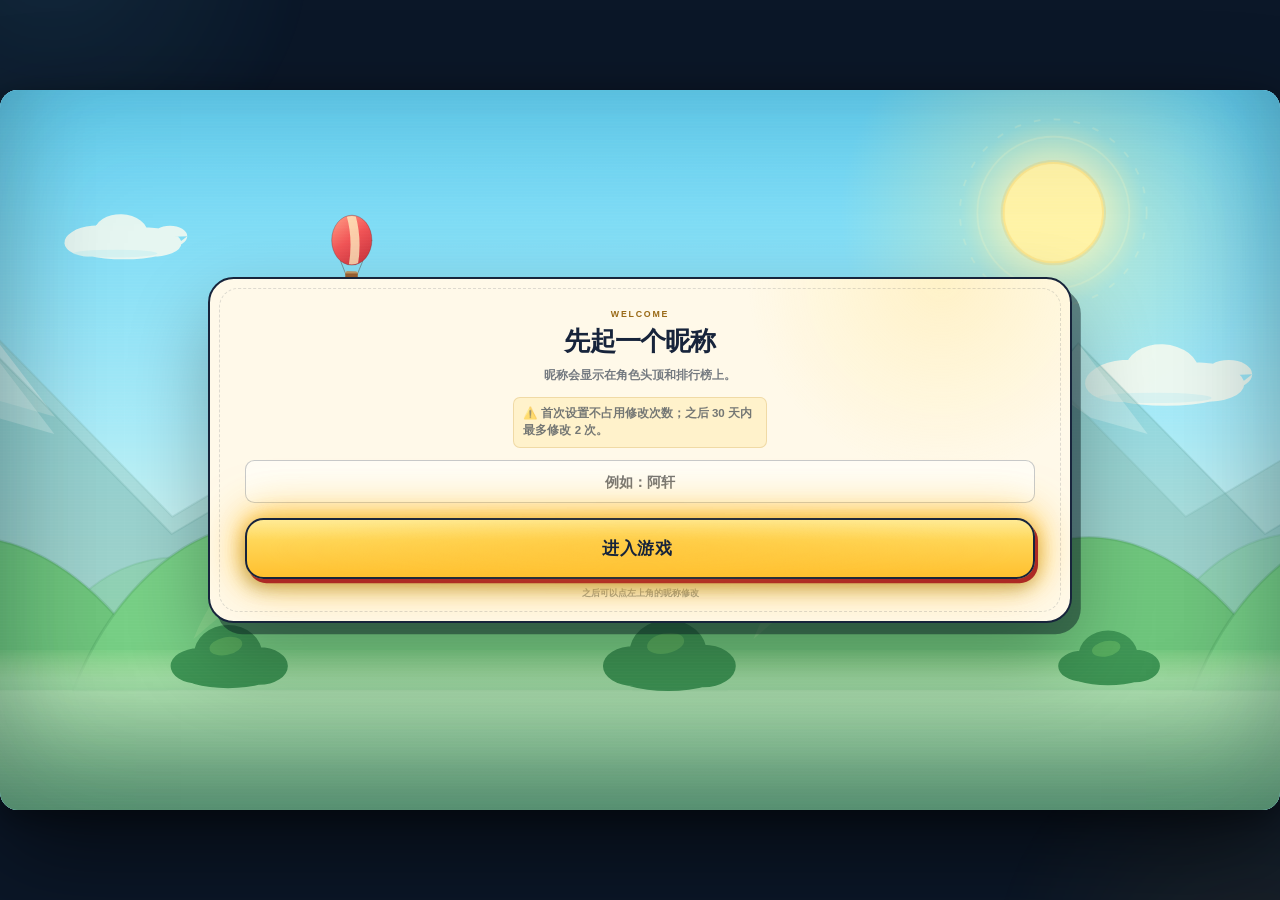
<file: index.html>
<!DOCTYPE html>
<html lang="zh-CN">
<head>
  <meta charset="UTF-8">
  <meta name="viewport" content="width=device-width, initial-scale=1, viewport-fit=cover">
  <meta name="theme-color" content="#0b1728">
  <meta name="description" content="马里奥极速跑酷：跳跃、踩怪、收集金币，还可以换上自己的头像！">
  <link rel="preconnect" href="https://jwhfpixplrltncxeoydb.supabase.co" crossorigin>
  <title>超级马里奥 · 极速跑酷</title>
  <link rel="icon" href="data:image/svg+xml,%3Csvg xmlns='http://www.w3.org/2000/svg' viewBox='0 0 64 64'%3E%3Ccircle cx='32' cy='32' r='30' fill='%23ffcf3f'/%3E%3Cpath d='M12 30C12 16 22 9 32 9s20 7 20 21c0 5-3 8-8 8H20c-5 0-8-3-8-8Z' fill='%23ef3f45'/%3E%3Ccircle cx='32' cy='30' r='8' fill='%23fff9e9'/%3E%3Ctext x='32' y='35' font-family='Arial' font-weight='900' font-size='12' text-anchor='middle' fill='%23ef3f45'%3EM%3C/text%3E%3Cpath d='M10 33h44' stroke='%237a2027' stroke-width='3'/%3E%3C/svg%3E">
  <link rel="stylesheet" href="styles.css?v=20261128-portrait2">
</head>
<body>
  <div class="page-glow page-glow--one" aria-hidden="true"></div>
  <div class="page-glow page-glow--two" aria-hidden="true"></div>

  <svg class="svg-sprite" aria-hidden="true" focusable="false">
    <symbol id="i-coin" viewBox="0 0 24 24">
      <circle cx="12" cy="12" r="9" fill="currentColor"/>
      <circle cx="12" cy="12" r="6.2" fill="none" stroke="rgba(255,255,255,.6)" stroke-width="1.6"/>
      <path d="M12 7.2v9.6M9.4 9.2h3.4a2 2 0 0 1 0 4H9.4" fill="none" stroke="#9c5b08" stroke-width="1.7" stroke-linecap="round"/>
    </symbol>
    <symbol id="i-star" viewBox="0 0 24 24">
      <path d="m12 2.8 2.7 5.6 6.1.9-4.4 4.3 1 6.1-5.4-2.9-5.4 2.9 1-6.1-4.4-4.3 6.1-.9L12 2.8Z" fill="currentColor"/>
    </symbol>
    <symbol id="i-heart" viewBox="0 0 24 24">
      <path d="M12 21S3.5 15.4 3.5 9.2A4.9 4.9 0 0 1 12 5.6a4.9 4.9 0 0 1 8.5 3.6C20.5 15.4 12 21 12 21Z" fill="currentColor"/>
      <path d="M7.2 9.3c0-1.4.9-2.5 2.2-2.7" fill="none" stroke="rgba(255,255,255,.65)" stroke-width="1.7" stroke-linecap="round"/>
    </symbol>
    <symbol id="i-sound" viewBox="0 0 24 24">
      <path d="M4 9.3h3.2L12 5.4v13.2l-4.8-3.9H4V9.3Z" fill="none" stroke="currentColor" stroke-width="1.9" stroke-linejoin="round"/>
      <path d="M15.4 9a4.2 4.2 0 0 1 0 6M18.2 6.3a8 8 0 0 1 0 11.4" fill="none" stroke="currentColor" stroke-width="1.9" stroke-linecap="round"/>
    </symbol>
    <symbol id="i-muted" viewBox="0 0 24 24">
      <path d="M4 9.3h3.2L12 5.4v13.2l-4.8-3.9H4V9.3Z" fill="none" stroke="currentColor" stroke-width="1.9" stroke-linejoin="round"/>
      <path d="m16 9 4.5 4.5M20.5 9 16 13.5" fill="none" stroke="currentColor" stroke-width="1.9" stroke-linecap="round"/>
    </symbol>
    <symbol id="i-gear" viewBox="0 0 24 24">
      <path d="M19.14 12.94c.04-.31.06-.63.06-.94s-.02-.63-.06-.94l2.03-1.58a.5.5 0 0 0 .12-.64l-1.92-3.32a.5.5 0 0 0-.61-.22l-2.39.96a7.06 7.06 0 0 0-1.63-.94l-.36-2.54a.5.5 0 0 0-.5-.42h-3.84a.5.5 0 0 0-.5.42l-.36 2.54c-.59.24-1.13.55-1.63.94l-2.39-.96a.5.5 0 0 0-.61.22L2.74 8.84a.5.5 0 0 0 .12.64l2.03 1.58c-.04.31-.06.63-.06.94s.02.63.06.94l-2.03 1.58a.5.5 0 0 0-.12.64l1.92 3.32c.13.22.39.31.61.22l2.39-.96c.5.39 1.04.7 1.63.94l.36 2.54c.04.24.25.42.5.42h3.84c.25 0 .46-.18.5-.42l.36-2.54c.59-.24 1.13-.55 1.63-.94l2.39.96c.22.09.48 0 .61-.22l1.92-3.32a.5.5 0 0 0-.12-.64l-2.03-1.58ZM12 15.5A3.5 3.5 0 1 1 12 8a3.5 3.5 0 0 1 0 7.5Z" fill="currentColor"/>
    </symbol>
    <symbol id="i-help" viewBox="0 0 24 24">
      <circle cx="12" cy="12" r="9" fill="none" stroke="currentColor" stroke-width="1.9"/>
      <path d="M9.7 9.2a2.5 2.5 0 1 1 3.4 2.3c-.8.4-1.1.9-1.1 1.9" fill="none" stroke="currentColor" stroke-width="1.9" stroke-linecap="round"/>
      <circle cx="12" cy="17" r="1.15" fill="currentColor"/>
    </symbol>
    <symbol id="i-pause" viewBox="0 0 24 24">
      <rect x="6.3" y="4.5" width="4" height="15" rx="1.4" fill="currentColor"/>
      <rect x="13.7" y="4.5" width="4" height="15" rx="1.4" fill="currentColor"/>
    </symbol>
    <symbol id="i-play" viewBox="0 0 24 24">
      <path d="M8 5.2a1 1 0 0 1 1.5-.86l10 6.8a1 1 0 0 1 0 1.72l-10 6.8A1 1 0 0 1 8 18.8V5.2Z" fill="currentColor"/>
    </symbol>
    <symbol id="i-arrow" viewBox="0 0 24 24">
      <path d="M5 12h13M12.5 5.5 19 12l-6.5 6.5" fill="none" stroke="currentColor" stroke-width="2.3" stroke-linecap="round" stroke-linejoin="round"/>
    </symbol>
    <symbol id="i-restart" viewBox="0 0 24 24">
      <path d="M19.4 8.7A8 8 0 1 0 20 14" fill="none" stroke="currentColor" stroke-width="2.1" stroke-linecap="round"/>
      <path d="M19.8 3.9v5h-5" fill="none" stroke="currentColor" stroke-width="2.1" stroke-linecap="round" stroke-linejoin="round"/>
    </symbol>
    <symbol id="i-home" viewBox="0 0 24 24">
      <path d="m3.6 10.8 8.4-7 8.4 7v9a1.4 1.4 0 0 1-1.4 1.4h-4.5v-6h-5v6H5A1.4 1.4 0 0 1 3.6 19.8v-9Z" fill="none" stroke="currentColor" stroke-width="1.9" stroke-linejoin="round"/>
    </symbol>
    <symbol id="i-camera" viewBox="0 0 24 24">
      <path d="M4 8.4h3l1.5-2.2h7L17 8.4h3a1 1 0 0 1 1 1v8.2a1 1 0 0 1-1 1H4a1 1 0 0 1-1-1V9.4a1 1 0 0 1 1-1Z" fill="none" stroke="currentColor" stroke-width="1.8" stroke-linejoin="round"/>
      <circle cx="12" cy="13.5" r="3.3" fill="none" stroke="currentColor" stroke-width="1.8"/>
    </symbol>
    <symbol id="i-trophy" viewBox="0 0 24 24">
      <path d="M8 4h8v4.3a4 4 0 0 1-8 0V4Z" fill="currentColor"/>
      <path d="M8 5H4.5v1.6a3.5 3.5 0 0 0 3.5 3.5M16 5h3.5v1.6a3.5 3.5 0 0 1-3.5 3.5M12 12.3V16M8.5 20h7M10 16h4l1 4H9l1-4Z" fill="none" stroke="currentColor" stroke-width="1.7" stroke-linecap="round" stroke-linejoin="round"/>
    </symbol>
    <symbol id="i-pencil" viewBox="0 0 24 24">
      <path d="m4 16.6-.8 4.2 4.2-.8L19 8.4 15.6 5 4 16.6Z" fill="none" stroke="currentColor" stroke-width="1.8" stroke-linejoin="round"/>
      <path d="m13.7 6.9 3.4 3.4" fill="none" stroke="currentColor" stroke-width="1.8"/>
    </symbol>
    <symbol id="i-upload" viewBox="0 0 24 24">
      <path d="M12 16V4.5M7.4 8.3 12 3.8l4.6 4.5M5 14.5v4.2a1.3 1.3 0 0 0 1.3 1.3h11.4a1.3 1.3 0 0 0 1.3-1.3v-4.2" fill="none" stroke="currentColor" stroke-width="1.9" stroke-linecap="round" stroke-linejoin="round"/>
    </symbol>
    <symbol id="i-flag" viewBox="0 0 24 24">
      <path d="M6 21V3.5M6 4.3h12.5l-2.7 4.2 2.7 4.2H6" fill="none" stroke="currentColor" stroke-width="1.9" stroke-linecap="round" stroke-linejoin="round"/>
    </symbol>
    <symbol id="i-spark" viewBox="0 0 24 24">
      <path d="M12 1.8c.8 6.2 3.1 8.7 9.4 9.5-6.3.8-8.6 3.3-9.4 9.5-.8-6.2-3.1-8.7-9.4-9.5 6.3-.8 8.6-3.3 9.4-9.5Z" fill="currentColor"/>
    </symbol>
  </svg>

  <main class="game-shell" id="gameShell">
    <canvas id="gameCanvas" aria-label="马里奥极速跑酷游戏画面"></canvas>
    <div class="canvas-grain" aria-hidden="true"></div>
    <div class="canvas-vignette" aria-hidden="true"></div>

    <div class="hud is-hidden" id="hud" aria-hidden="true">
      <div class="hud-left">
        <button class="hud-avatar" id="hudAvatar" type="button" aria-label="暂停并更换头像" title="换头像">
          <canvas id="hudAvatarCanvas" width="96" height="96"></canvas>
          <span class="hud-avatar__badge"><svg class="icon"><use href="#i-camera"></use></svg></span>
        </button>
        <div class="hud-score">
          <span class="hud-label">SCORE</span>
          <strong id="scoreValue">000000</strong>
        </div>
        <div class="hud-chips">
          <span class="hud-chip hud-chip--coin">
            <svg class="icon"><use href="#i-coin"></use></svg>
            <b id="coinValue">0</b>
          </span>
          <span class="hud-chip">
            <svg class="icon"><use href="#i-flag"></use></svg>
            <b id="distanceValue">0</b><small>m</small>
          </span>
        </div>
      </div>
      <div class="hud-right">
        <div class="hearts" id="hearts" aria-label="剩余生命 3"></div>
        <button class="round-button" id="hudSettingsButton" type="button" aria-label="打开设置">
          <svg class="icon"><use href="#i-gear"></use></svg>
        </button>
        <button class="round-button" id="pauseButton" type="button" aria-label="暂停游戏">
          <svg class="icon"><use href="#i-pause"></use></svg>
        </button>
      </div>
    </div>

    <div class="combo-badge" id="comboBadge" hidden>
      <span>COMBO</span><strong id="comboValue">×2</strong>
    </div>

    <div class="touch-controls">
      <button class="jump-button" id="jumpButton" type="button" aria-label="跳跃，再按一次二段跳">
        <span class="jump-button__arrow">↑</span>
        <span class="jump-button__label">跳跃</span>
        <span class="jump-button__sub">DON'T STOP</span>
      </button>
    </div>

    <section class="screen screen--start is-visible" id="startScreen" aria-labelledby="gameTitle">
      <div class="start-topline">
        <button class="nickname-chip" id="nicknameButton" type="button" aria-label="修改昵称" style="font-size: 20px">
          <span class="nickname-chip__label" style="font-size: 16px; font-weight: 600">昵称</span>
          <strong id="nicknameText" style="font-size: 16px; font-weight: 700; padding-top: 3px; padding-bottom: 3px">未设置</strong>
          <span class="nickname-chip__edit" aria-hidden="true" style="font-size: var(--text-lg)">✎</span>
        </button>
        <div class="start-topline__right">
          <button class="round-button round-button--glass" id="helpButton" type="button" aria-label="查看游戏介绍和游玩方式" style="font-size: var(--text-lg)">
            <svg class="icon"><use href="#i-help"></use></svg>
          </button>
          <button class="round-button round-button--glass" id="settingsButton" type="button" aria-label="打开设置" style="font-size: var(--text-lg)">
            <svg class="icon"><use href="#i-gear"></use></svg>
          </button>
        </div>
      </div>

      <div class="start-grid">
        <div class="hero-panel">
          <div class="logo-lockup" aria-label="Super Mario Run">
            <span class="logo-super" style="font-size: var(--text-xl)">SUPER</span>
            <h1 class="logo-mario" id="gameTitle">MARIO</h1>
            <span class="logo-run">RUN<span>!</span></span>
            <span class="logo-splash" aria-hidden="true">成就更新！</span>
          </div>
          <h2 class="hero-title" style="font-size: var(--text-xl)">马里奥 · 极速跑酷</h2>

          <div class="home-controls">
            <aside class="home-side home-side--left" aria-label="游戏记录">
              <button class="side-card side-card--board" id="boardButton" type="button" aria-haspopup="dialog" aria-label="排行榜">
                <span class="side-card__icon"><svg class="icon"><use href="#i-trophy"></use></svg></span>
                <span class="side-card__body">
                  <strong>排行榜</strong>
                </span>
                <span class="side-card__arrow" aria-hidden="true">→</span>
              </button>
              <button class="side-card side-card--achievements" id="achievementButton" type="button" aria-haspopup="dialog" aria-label="成就">
                <span class="side-card__icon"><svg class="icon"><use href="#i-star"></use></svg></span>
                <span class="side-card__body">
                  <strong>成就 <b id="achievementCount">0/54</b></strong>
                  <span class="side-card__meter" aria-hidden="true"><i id="achievementMeter"></i></span>
                </span>
                <span class="side-card__arrow" aria-hidden="true">→</span>
              </button>
            </aside>

            <div class="home-center">
              <div class="mode-dock" id="modeDock" style="font-size: var(--text-xl); padding-top: 0px; padding-bottom: 0px; border-radius: 14px; font-weight: 400; gap: 0px; padding-left: 2px; padding-right: 2px">
                <div class="difficulty-switch" id="difficultySwitch" role="group" aria-label="选择模式">
                  <button class="difficulty-option" type="button" data-mode="easy" aria-pressed="false" style="font-size: var(--text-lg)">简单</button>
                  <button class="difficulty-option is-active" type="button" data-mode="normal" aria-pressed="true" style="font-size: var(--text-lg)">普通</button>
                  <button class="difficulty-option" type="button" data-mode="hard" aria-pressed="false" style="font-size: var(--text-lg)">困难</button>
                  <button class="difficulty-option" type="button" data-mode="extreme" aria-pressed="false" style="font-size: var(--text-lg)">极限</button>
                </div>
              </div>

              <div class="hero-actions">
                <button class="button button--primary" id="startButton" type="button" data-mode="normal" style="font-size: var(--text-xl)">
                  <span class="button__play"><svg class="icon"><use href="#i-play"></use></svg></span>
                  <span>开始跑酷</span>
                  <span class="button__key">SPACE</span>
                </button>
                <div class="best-pill">
                  <svg class="icon"><use href="#i-trophy"></use></svg>
                  <span id="menuBestLabel" style="font-size: var(--text-md); padding-top: 3px; padding-bottom: 3px">最高分</span>
                  <strong id="menuBest" style="font-size: var(--text-lg)">000000</strong>
                </div>
              </div>
            </div>

            <aside class="selector-panel" aria-labelledby="selectorTitle">
              <div class="selector-panel__tape" aria-hidden="true"></div>
              <h3 class="selector-title" id="selectorTitle" style="font-size: var(--text-lg)">头像</h3>
              <button class="avatar-preview" id="openAvatarButton" type="button" aria-label="打开头像选择页">
                <canvas id="menuAvatarCanvas" width="200" height="200"></canvas>
                <span class="avatar-preview__edit">更换头像</span>
              </button>
              <div class="avatar-preview__name" id="menuAvatarName">默认头像</div>
            </aside>
          </div>
        </div>
      </div>
    </section>

    <section class="screen screen--nickname" id="nicknameScreen" aria-labelledby="nicknameTitle" aria-hidden="true">
      <div class="modal nickname-card">
        <span class="micro-label">WELCOME</span>
        <h2 id="nicknameTitle">先起一个昵称</h2>
        <p>昵称会显示在角色头顶和排行榜上。</p>
        <p class="nickname-warning" id="nicknameWarning">⚠️ 首次设置不占用修改次数；之后 30 天内最多修改 2 次。</p>
        <input id="nicknameInput" type="text" maxlength="12" autocomplete="off" placeholder="例如：阿轩">
        <div class="nickname-actions">
          <button class="button button--ghost nickname-cancel" id="nicknameCancelButton" type="button" hidden>取消</button>
          <button class="button button--primary nickname-confirm" id="nicknameConfirmButton" type="button">进入游戏</button>
        </div>
        <small>之后可以点左上角的昵称修改</small>
      </div>
    </section>

    <section class="screen screen--settings" id="settingsScreen" aria-labelledby="settingsTitle" aria-hidden="true">
      <div class="modal settings-card">
        <button class="round-button board-close" id="settingsCloseButton" type="button" aria-label="关闭设置">
          <span aria-hidden="true">✕</span>
        </button>
        <div class="modal-heading modal-heading--center">
          <span class="micro-label">OPTIONS</span>
          <h2 id="settingsTitle">设置</h2>
          <p>调整音乐与音效音量，或清理本机数据</p>
        </div>

        <div class="settings-volume-list">
          <label class="settings-volume">
            <span class="settings-volume__head">
              <b>音乐</b>
              <output id="musicVolumeValue" for="musicVolume">100%</output>
            </span>
            <input id="musicVolume" type="range" min="0" max="100" step="1" value="100" aria-label="音乐音量">
          </label>
          <label class="settings-volume">
            <span class="settings-volume__head">
              <b>音效</b>
              <output id="sfxVolumeValue" for="sfxVolume">100%</output>
            </span>
            <input id="sfxVolume" type="range" min="0" max="100" step="1" value="100" aria-label="音效音量">
          </label>
        </div>

        <div class="settings-account">
          <div class="settings-account__head">
            <span class="settings-account__badge" aria-hidden="true">微</span>
            <div>
              <strong id="accountStatusTitle">未登录</strong>
              <small id="accountStatusText">登录后可跨设备同步昵称、头像、成就和统计。</small>
            </div>
          </div>
          <div class="settings-account__actions">
            <button class="settings-account__button" id="wechatLoginButton" type="button">微信登录</button>
            <button class="settings-account__button settings-account__button--ghost" id="wechatLogoutButton" type="button" hidden>退出登录</button>
          </div>
        </div>

        <div class="settings-clear">
          <h3>清理本机数据</h3>
          <div class="settings-clear__actions">
            <button class="settings-clear__button" id="clearLocalBoardButton" type="button" data-clear="board">清空本机排行榜</button>
            <button class="settings-clear__button" id="clearAchievementsButton" type="button" data-clear="achievements">清空成就</button>
            <button class="settings-clear__button" id="clearBestsButton" type="button" data-clear="bests">清空最高分</button>
          </div>
          <small>只影响当前浏览器，不会修改全球排行榜和其他设备。</small>
        </div>

        <div class="settings-about">
          <div class="settings-about__row">
            <span>当前版本</span>
            <strong>v0.4.1</strong>
          </div>
          <div class="settings-about__row">
            <span>制作人名单</span>
            <strong>轩辕十二</strong>
          </div>
          <a class="settings-about__sponsor" href="https://ifdian.net/a/tiankai" target="_blank" rel="noopener noreferrer">
            <span>赞助渠道</span>
            <strong>爱发电 · 点此支持</strong>
            <span aria-hidden="true">↗</span>
          </a>
        </div>

        <div class="modal-footer modal-footer--center">
          <button class="button button--primary settings-done" id="settingsDoneButton" type="button">完成</button>
        </div>
      </div>
    </section>

    <section class="screen screen--help" id="helpScreen" aria-labelledby="helpTitle" aria-hidden="true">
      <div class="modal help-card">
        <button class="round-button board-close" id="helpCloseButton" type="button" aria-label="关闭介绍">
          <span aria-hidden="true">✕</span>
        </button>
        <div class="modal-heading modal-heading--center">
          <span class="micro-label">PLAYER'S GUIDE</span>
          <h2 id="helpTitle">玩法指南</h2>
          <p>游戏介绍与游玩方式</p>
        </div>

        <div class="help-content">
          <h3>游戏介绍</h3>
          <p>《超级马里奥 · 极速跑酷》是一款马里奥风横版无尽跑酷游戏。跑者会自动前进，你需要跳过障碍、踩中敌人并收集金币，尽可能跑得更远、拿到更高分。</p>
          <ul>
            <li>四个难度：简单 / 普通 / 困难 / 极限，速度和障碍不同。</li>
            <li>踩中地面小怪第一次 1000 分，飞行小怪第一次 5000 分，连击越高倍率越高。</li>
            <li>金币可以回心：简单 20 枚、普通 30 枚、困难 60 枚；掉血后才开始累计。</li>
            <li>四档模式共用 54 个成就，成绩可进入本机和全球排行榜。</li>
            <li>14 个隐藏成就解锁前显示「？」占位，解锁后才会显示真实内容。</li>
          </ul>

          <h3>游玩方式</h3>
          <ul>
            <li>电脑：<b>空格</b> 或 <b>↑</b> 跳跃，空中再按一次可以二段跳。</li>
            <li>手机：点击屏幕上的<b>跳跃</b>按钮，再按一次二段跳。</li>
            <li><b>P</b> / <b>Esc</b> 暂停游戏。</li>
            <li>右上角<b>设置</b>可以调整音乐、音效、背景主题和清理本机数据。</li>
            <li>主界面右上角的<b>问号</b>可以随时重新打开本页。</li>
          </ul>

          <h3>障碍与目标</h3>
          <ul>
            <li>地刺和深坑会扣心；困难/极限还会出现飞行小怪。</li>
            <li>问号砖有概率回一颗心，也有概率给出随机分数。</li>
            <li>排行榜只记录 100 米及以上的对局，每个难度显示前 200 名；全球榜默认显示每人最佳记录，可切换查看全部记录。</li>
            <li>每局结束后的本局排名会固定显示在排行榜下部。</li>
          </ul>
        </div>

        <div class="modal-footer modal-footer--center">
          <button class="button button--primary" id="helpDoneButton" type="button">返回主界面</button>
        </div>
      </div>
    </section>

    <section class="screen screen--pause" id="pauseScreen" aria-labelledby="pauseTitle" aria-hidden="true">
      <div class="modal pause-card">
        <div class="modal-floating-star modal-floating-star--one" aria-hidden="true">✦</div>
        <div class="modal-floating-star modal-floating-star--two" aria-hidden="true">✦</div>
        <div class="modal-heading">
          <span class="micro-label">TAKE A BREATH</span>
          <h2 id="pauseTitle">暂停一下</h2>
          <p>喝口水，顺便换张头像。</p>
          <span class="pause-mode" id="pauseMode">当前模式 · 普通</span>
        </div>

        <div class="pause-stats">
          <div><span>当前得分</span><strong id="pauseScore">0</strong></div>
          <div><span>已跑距离</span><strong><b id="pauseDistance">0</b> m</strong></div>
          <div><span>金币</span><strong id="pauseCoins">0</strong></div>
        </div>

        <div class="modal-actions">
          <button class="button button--primary button--wide" id="resumeButton" type="button">
            <svg class="icon"><use href="#i-play"></use></svg>
            <span>继续奔跑</span>
          </button>
          <button class="button button--ghost" id="restartButton" type="button">
            <svg class="icon"><use href="#i-restart"></use></svg>
            <span>重开一局</span>
          </button>
        </div>
        <div class="modal-footer">
          <button class="text-button" id="homeButton" type="button">
            <svg class="icon"><use href="#i-home"></use></svg> 返回首页
          </button>
          <button class="text-button" id="pauseAvatarButton" type="button">
            <svg class="icon"><use href="#i-camera"></use></svg> 头像
          </button>
          <button class="text-button" id="pauseSettingsButton" type="button">
            <svg class="icon"><use href="#i-gear"></use></svg>
            <span>设置</span>
          </button>
        </div>
      </div>
    </section>

    <section class="screen screen--over" id="gameOverScreen" aria-labelledby="overTitle" aria-hidden="true">
      <div class="modal over-card">
        <div class="record-badge" id="recordBadge" hidden>
          <svg class="icon"><use href="#i-star"></use></svg> 新纪录 <svg class="icon"><use href="#i-star"></use></svg>
        </div>
        <div class="modal-heading modal-heading--center">
          <span class="micro-label" id="overKicker">RUN COMPLETE</span>
          <h2 id="overTitle">哎呀，被追上了！</h2>
          <p id="overSubtitle">这一路很精彩，再挑战一次吧。</p>
        </div>

        <div class="result-hero">
          <div class="result-avatar">
            <canvas id="resultAvatarCanvas" width="160" height="160"></canvas>
            <span class="result-avatar__star">★</span>
          </div>
          <div class="result-score">
            <span>本局得分</span>
            <strong id="finalScore">0</strong>
            <small id="finalMeters">跑了 0 米</small>
          </div>
        </div>

        <div class="result-rank" id="finalRank" hidden></div>

        <div class="result-stats">
          <div>
            <span class="result-stat__icon result-stat__icon--coin"><svg class="icon"><use href="#i-coin"></use></svg></span>
            <span>金币</span>
            <strong id="finalCoins">0</strong>
          </div>
          <div>
            <span class="result-stat__icon result-stat__icon--flag"><svg class="icon"><use href="#i-flag"></use></svg></span>
            <span>距离</span>
            <strong><b id="finalDistance">0</b> m</strong>
          </div>
          <div>
            <span class="result-stat__icon result-stat__icon--trophy"><svg class="icon"><use href="#i-trophy"></use></svg></span>
            <span>最高分</span>
            <strong id="finalBest">0</strong>
          </div>
        </div>

        <div class="modal-actions">
          <button class="button button--primary button--wide" id="retryButton" type="button">
            <svg class="icon"><use href="#i-restart"></use></svg>
            <span>再来一局</span>
          </button>
          <button class="button button--ghost" id="changeAvatarButton" type="button">
            <svg class="icon"><use href="#i-camera"></use></svg>
            <span>换个头像</span>
          </button>
        </div>
        <div class="modal-footer modal-footer--center">
          <button class="text-button" id="overBoardButton" type="button">
            <svg class="icon"><use href="#i-trophy"></use></svg> 排行榜
          </button>
          <button class="text-button" id="overHomeButton" type="button">
            <svg class="icon"><use href="#i-home"></use></svg> 回到首页
          </button>
        </div>
      </div>
    </section>

    <section class="screen screen--board" id="boardScreen" aria-labelledby="boardTitle" aria-hidden="true">
      <div class="modal board-card">
        <button class="round-button board-close" id="boardCloseButton" type="button" aria-label="关闭排行榜">
          <span aria-hidden="true">✕</span>
        </button>
        <div class="modal-heading modal-heading--center">
          <h2 id="boardTitle">排行榜</h2>
          <p>本机记录与全球玩家共用同一套筛选</p>
        </div>

        <div class="board-sources" id="boardSources" role="group" aria-label="选择排行榜范围">
          <button class="board-source" type="button" data-source="local" aria-pressed="false">本机</button>
          <button class="board-source is-active" type="button" data-source="global" aria-pressed="true">全球</button>
          <button class="board-refresh board-refresh--inline" id="boardRefreshButton" type="button" aria-label="刷新全球排行榜">刷新</button>
        </div>

        <div class="board-filter-row">
          <div class="board-filters" id="boardFilters" role="group" aria-label="按模式筛选排行榜">
            <button class="board-filter" type="button" data-filter="easy" aria-pressed="false">简单</button>
            <button class="board-filter is-active" type="button" data-filter="normal" aria-pressed="true">普通</button>
            <button class="board-filter" type="button" data-filter="hard" aria-pressed="false">困难</button>
            <button class="board-filter" type="button" data-filter="extreme" aria-pressed="false">极限</button>
          </div>
        </div>

        <p class="board-status" id="boardStatus">正在连接全球排行榜…</p>

        <div class="board-table" id="boardTable">
          <div class="board-row board-row--head" aria-hidden="true">
            <span>#</span>
            <span>玩家</span>
            <span>模式</span>
            <span class="board-cell--score">分数</span>
            <span>用时</span>
            <span class="board-cell--distance">距离</span>
            <span class="board-cell--date">日期</span>
          </div>
          <div class="board-body" id="boardBody" role="list"></div>
        </div>
        <p class="board-empty" id="boardEmpty" hidden>
          <span class="board-empty__star" aria-hidden="true">✦</span>
          <span id="boardEmptyText">还没有记录，跑一局就会出现在这里。</span>
        </p>

        <div class="board-current" id="boardCurrent" hidden>
          <div class="board-current__note" id="boardCurrentNote">本局排名</div>
          <div class="board-current__row" id="boardCurrentRow"></div>
        </div>

        <div class="modal-footer board-footer">
          <span class="board-count" id="boardCount">共 0 条记录</span>
          <div class="board-footer-right">
            <button class="text-button" id="boardClearButton" type="button">清空记录</button>
            <div class="board-global-views board-global-views--footer" id="boardGlobalViews" role="group" aria-label="全球记录方式">
              <button class="board-source board-view is-active" type="button" data-global-view="best" aria-pressed="true">每人最佳</button>
              <button class="board-source board-view" type="button" data-global-view="all" aria-pressed="false">全部记录</button>
            </div>
          </div>
        </div>
      </div>
    </section>

    <section class="screen screen--achievements" id="achievementScreen" aria-labelledby="achievementTitle" aria-hidden="true">
      <div class="modal achievement-card">
        <button class="round-button board-close" id="achievementCloseButton" type="button" aria-label="关闭成就">
          <span aria-hidden="true">✕</span>
        </button>
        <div class="modal-heading modal-heading--center">
          <h2 id="achievementTitle">成就</h2>
          <p>四档模式通用，达到指定分数、距离或条件即可解锁，记录达成时间</p>
        </div>
        <div class="achievement-map" id="achievementList" role="img" aria-label="成就思维导图"></div>
        <p class="achievement-map__hint">隐藏成就解锁前显示「？」占位，解锁后显示真实内容；其他未解锁成就显示「？？？」，说明仍可查看</p>
        <div class="modal-footer achievement-footer">
          <span class="board-count" id="achievementProgress">0 / 54</span>
          <div class="achievement-footer__actions">
            <span class="achievement-note">本机记录，登录后可云端同步</span>
            <button class="text-button" id="achievementLeaderboardButton" type="button">成就排行榜</button>
          </div>
        </div>
      </div>
    </section>

    <section class="screen screen--achievement-board" id="achievementBoardScreen" aria-labelledby="achievementBoardTitle" aria-hidden="true">
      <div class="modal board-card achievement-board-card">
        <button class="round-button board-close" id="achievementBoardCloseButton" type="button" aria-label="返回成就">
          <span aria-hidden="true">✕</span>
        </button>
        <div class="modal-heading modal-heading--center">
          <h2 id="achievementBoardTitle">成就排行榜</h2>
          <p>按每人已解锁的成就数量排名</p>
        </div>
        <p class="board-status" id="achievementBoardStatus">正在连接成就排行榜…</p>
        <div class="board-table achievement-board-table">
          <div class="board-row board-row--head" aria-hidden="true">
            <span>#</span>
            <span>玩家</span>
            <span class="achievement-board-cell">成就</span>
            <span class="achievement-board-date">更新</span>
          </div>
          <div class="board-body" id="achievementBoardBody" role="list"></div>
        </div>
        <p class="board-empty" id="achievementBoardEmpty" hidden>
          <span class="board-empty__star" aria-hidden="true">✦</span>
          <span id="achievementBoardEmptyText">还没有人上榜，解锁成就后就会出现在这里。</span>
        </p>
        <div class="modal-footer">
          <span class="board-count" id="achievementBoardCount">共 0 人</span>
          <button class="board-refresh" id="achievementBoardRefreshButton" type="button">刷新</button>
        </div>
      </div>
    </section>

    <section class="screen screen--account-choice" id="accountChoiceScreen" aria-labelledby="accountChoiceTitle" aria-hidden="true">
      <div class="modal account-choice-card">
        <div class="modal-heading modal-heading--center">
          <span class="micro-label">WECHAT ACCOUNT</span>
          <h2 id="accountChoiceTitle">同步账号资料</h2>
          <p id="accountChoiceText"></p>
        </div>
        <div class="account-choice__actions">
          <button class="button button--primary" id="accountChoicePrimary" type="button">继续</button>
          <button class="button button--ghost" id="accountChoiceSecondary" type="button" hidden>使用云端资料</button>
          <button class="text-button account-choice__cancel" id="accountChoiceCancel" type="button">取消</button>
        </div>
      </div>
    </section>

    <div class="toast" id="toast" role="status" aria-live="polite"></div>

    <div class="achievement-tooltip" id="achievementTooltip" role="tooltip" hidden>
      <span class="achievement-tooltip__icon" id="achievementTooltipIcon" aria-hidden="true"></span>
      <span class="achievement-tooltip__body">
        <strong id="achievementTooltipTitle" hidden></strong>
        <span id="achievementTooltipText"></span>
        <small id="achievementTooltipMeta"></small>
      </span>
    </div>

    <div class="achievement-toast" id="achievementToast" role="status" aria-live="polite">
      <span class="achievement-toast__icon" id="achievementToastIcon" aria-hidden="true"></span>
      <strong id="achievementToastTitle">成就</strong>
    </div>

    <div class="screen-flash" id="screenFlash" aria-hidden="true"></div>
    <input type="file" id="avatarUpload" accept="image/*" hidden>
  </main>

  <noscript>
    <div class="noscript-note">请开启 JavaScript 后再来跑酷。</div>
  </noscript>

  <script src="avatars/manifest.js"></script>
  <script src="game.js"></script>
</body>
</html>
</file>
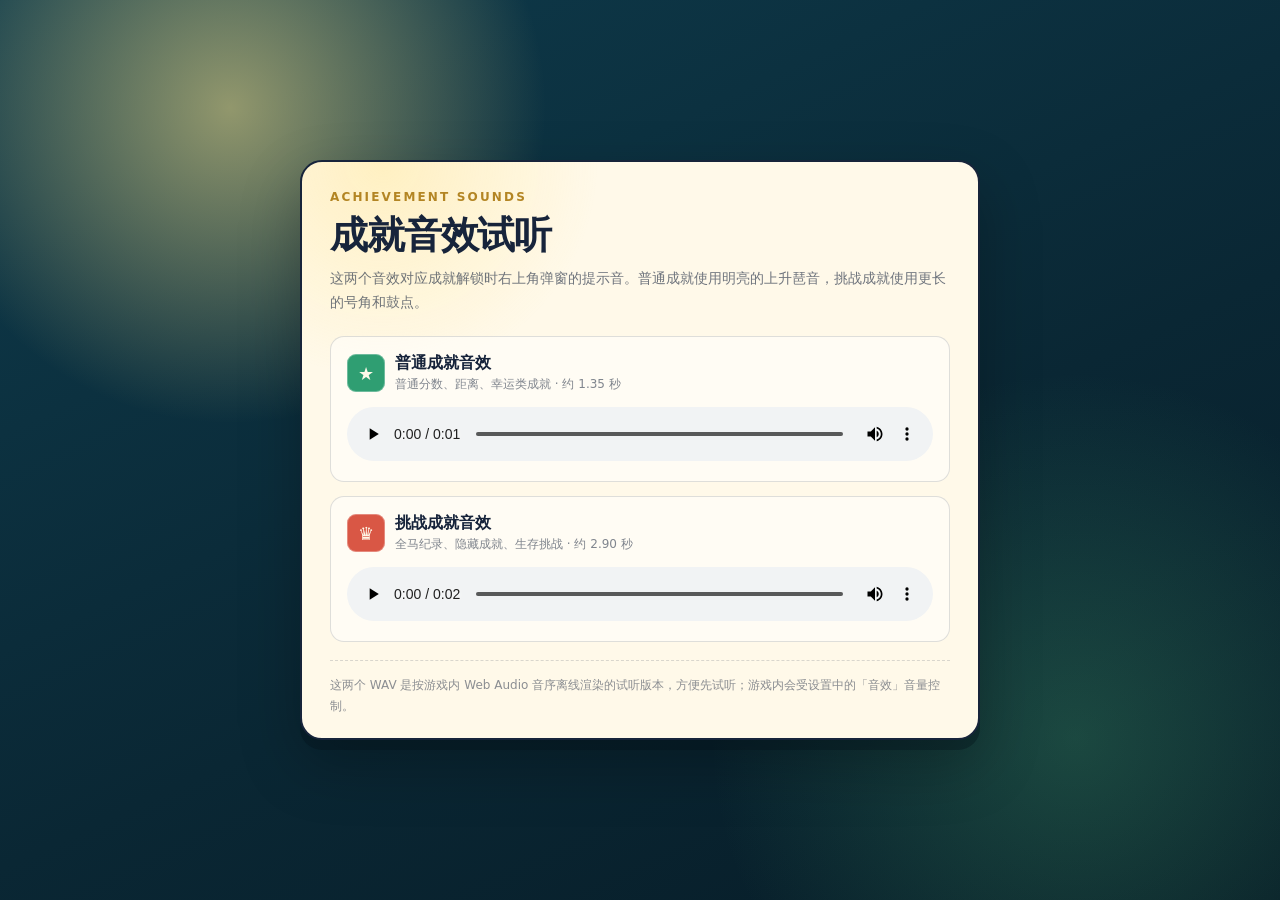
<file: audio-preview/index.html>
<!DOCTYPE html>
<html lang="zh-CN">
<head>
  <meta charset="UTF-8">
  <meta name="viewport" content="width=device-width, initial-scale=1">
  <title>成就音效试听 · 超级马里奥 极速跑酷</title>
  <style>
    :root {
      --ink: #17243b;
      --cream: #fff9e9;
      --gold: #f2b632;
      --blue: #2f9e72;
      --red: #d95745;
    }
    * { box-sizing: border-box; }
    body {
      margin: 0;
      min-height: 100vh;
      display: grid;
      place-items: center;
      padding: 24px;
      font-family: "Microsoft YaHei UI", "Microsoft YaHei", system-ui, sans-serif;
      color: var(--ink);
      background:
        radial-gradient(circle at 18% 12%, rgba(255, 231, 140, .55), transparent 24%),
        radial-gradient(circle at 84% 82%, rgba(84, 191, 124, .25), transparent 28%),
        linear-gradient(155deg, #0e3b4c 0%, #0a2734 58%, #071c27 100%);
    }
    .card {
      width: min(680px, 94vw);
      padding: 28px 28px 22px;
      border: 2px solid var(--ink);
      border-radius: 22px;
      background:
        radial-gradient(circle at 12% 0%, rgba(255, 219, 103, .3), transparent 26%),
        var(--cream);
      box-shadow: 0 10px 0 rgba(4, 20, 28, .38), 0 24px 60px rgba(0, 0, 0, .25);
    }
    .kicker {
      color: #b38523;
      font-size: 12px;
      font-weight: 900;
      letter-spacing: .18em;
    }
    h1 { margin: 6px 0 6px; font-size: clamp(26px, 5vw, 38px); letter-spacing: -.03em; }
    .lead { margin: 0 0 22px; color: rgba(23, 36, 59, .62); font-size: 14px; line-height: 1.7; }
    .sound {
      padding: 16px;
      border: 1px solid rgba(23, 36, 59, .14);
      border-radius: 14px;
      background: rgba(255, 255, 255, .52);
    }
    .sound + .sound { margin-top: 14px; }
    .sound__head { display: flex; align-items: center; gap: 10px; margin-bottom: 10px; }
    .badge {
      width: 38px; height: 38px; display: grid; place-items: center;
      border-radius: 9px; color: #fff9e9; font-size: 18px; font-weight: 900;
      box-shadow: inset 0 0 0 1px rgba(255,255,255,.3);
    }
    .badge--normal { background: var(--blue); }
    .badge--grand { background: var(--red); }
    .sound strong { display: block; font-size: 16px; }
    .sound small { display: block; margin-top: 2px; color: rgba(23, 36, 59, .55); font-size: 12px; }
    audio { width: 100%; margin-top: 4px; }
    .note {
      margin: 18px 0 0; padding-top: 14px; border-top: 1px dashed rgba(23, 36, 59, .16);
      color: rgba(23, 36, 59, .5); font-size: 12px; line-height: 1.7;
    }
  </style>
</head>
<body>
  <main class="card">
    <div class="kicker">ACHIEVEMENT SOUNDS</div>
    <h1>成就音效试听</h1>
    <p class="lead">这两个音效对应成就解锁时右上角弹窗的提示音。普通成就使用明亮的上升琶音，挑战成就使用更长的号角和鼓点。</p>

    <section class="sound">
      <div class="sound__head">
        <span class="badge badge--normal" aria-hidden="true">★</span>
        <span>
          <strong>普通成就音效</strong>
          <small>普通分数、距离、幸运类成就 · 约 1.35 秒</small>
        </span>
      </div>
      <audio controls preload="auto" src="achievement-normal.wav"></audio>
    </section>

    <section class="sound">
      <div class="sound__head">
        <span class="badge badge--grand" aria-hidden="true">♛</span>
        <span>
          <strong>挑战成就音效</strong>
          <small>全马纪录、隐藏成就、生存挑战 · 约 2.90 秒</small>
        </span>
      </div>
      <audio controls preload="auto" src="achievement-challenge.wav"></audio>
    </section>

    <p class="note">这两个 WAV 是按游戏内 Web Audio 音序离线渲染的试听版本，方便先试听；游戏内会受设置中的「音效」音量控制。</p>
  </main>
</body>
</html>
</file>
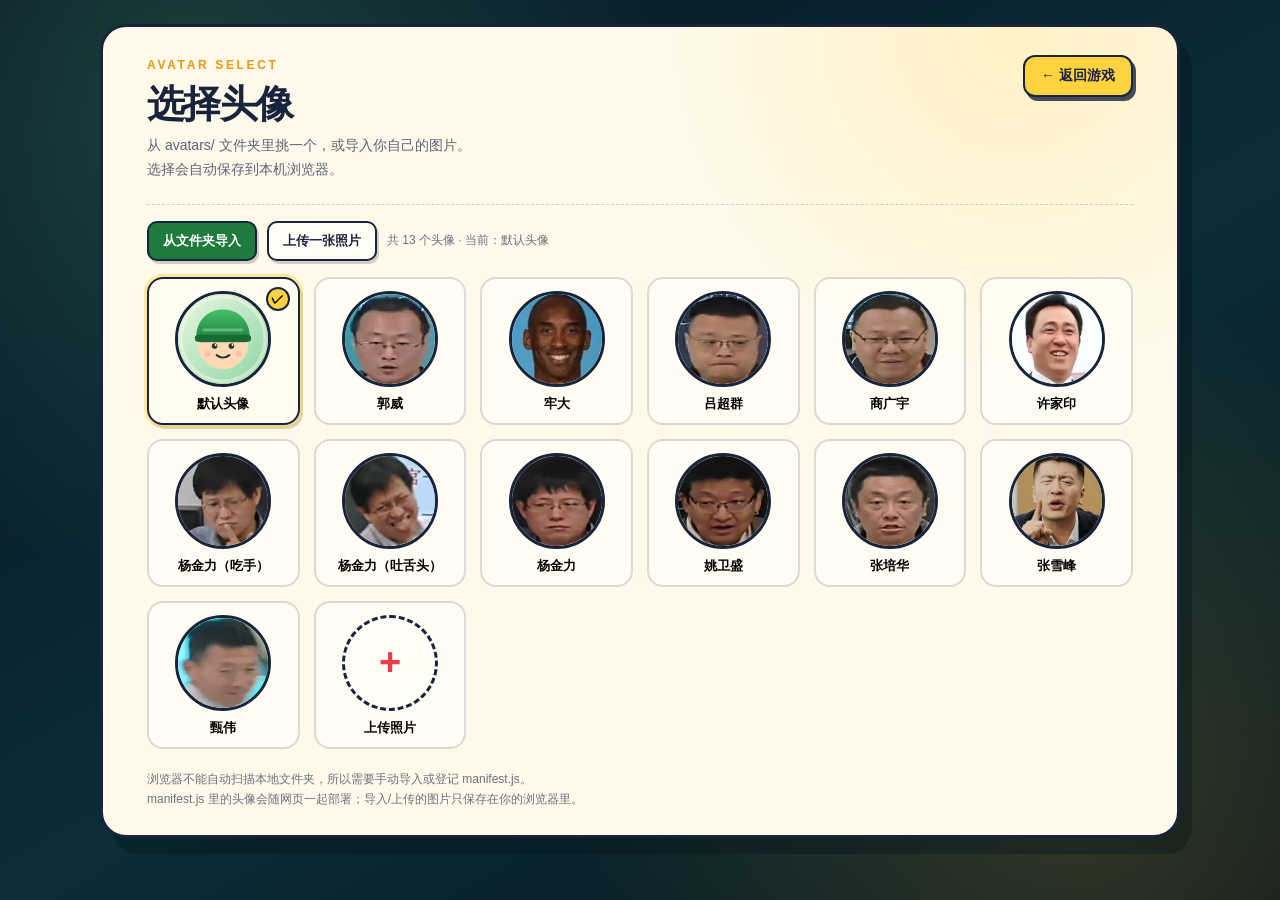
<file: avatars.html>
<!DOCTYPE html>
<html lang="zh-CN">
<head>
<meta charset="UTF-8">
<meta name="viewport" content="width=device-width, initial-scale=1">
<title>选择头像 · 马里奥跑酷</title>
<style>
  :root {
    --ink: #17243b;
    --cream: #fff9e9;
    --paper: #fffdf5;
    --yellow: #ffd23f;
    --yellow-deep: #e89b16;
    --green: #1f7a3e;
    --red: #ef3f45;
    --font: "Microsoft YaHei UI", "Microsoft YaHei", "PingFang SC", sans-serif;
  }
  * { box-sizing: border-box; }
  html, body { min-height: 100%; margin: 0; }
  body {
    display: flex;
    justify-content: center;
    padding: 24px 16px 48px;
    background:
      radial-gradient(circle at 15% 10%, rgba(84, 190, 135, .24), transparent 36%),
      radial-gradient(circle at 85% 90%, rgba(255, 210, 63, .16), transparent 38%),
      linear-gradient(150deg, #071421, #0b2d36 55%, #07131b);
    color: var(--ink);
    font-family: var(--font);
  }
  .page {
    width: min(100%, 1080px);
    padding: 28px clamp(18px, 4vw, 44px) 26px;
    border: 3px solid var(--ink);
    border-radius: 26px;
    background:
      radial-gradient(circle at 85% 0%, rgba(255, 223, 113, .3), transparent 28%),
      var(--cream);
    box-shadow: 12px 16px 0 rgba(3, 18, 25, .35);
  }
  header {
    display: flex;
    align-items: flex-start;
    justify-content: space-between;
    gap: 18px;
    flex-wrap: wrap;
  }
  .kicker {
    color: var(--yellow-deep);
    font-size: 12px;
    font-weight: 900;
    letter-spacing: .22em;
  }
  h1 {
    margin: 6px 0 4px;
    font-size: clamp(26px, 4vw, 38px);
    letter-spacing: -.04em;
  }
  p.lead {
    margin: 0;
    color: #5b6478;
    font-size: 14px;
    line-height: 1.7;
  }
  .back {
    display: inline-flex;
    align-items: center;
    gap: 6px;
    padding: 10px 16px;
    border: 2px solid var(--ink);
    border-radius: 12px;
    background: var(--yellow);
    color: var(--ink);
    font-size: 14px;
    font-weight: 900;
    text-decoration: none;
    box-shadow: 3px 4px 0 rgba(23, 36, 59, .8);
    white-space: nowrap;
  }
  .toolbar {
    display: flex;
    align-items: center;
    gap: 10px;
    flex-wrap: wrap;
    margin: 22px 0 16px;
    padding-top: 16px;
    border-top: 1px dashed rgba(23, 36, 59, .2);
  }
  .toolbar button, .toolbar label {
    display: inline-flex;
    align-items: center;
    gap: 6px;
    padding: 9px 14px;
    border: 2px solid var(--ink);
    border-radius: 10px;
    background: var(--paper);
    color: var(--ink);
    font: inherit;
    font-size: 13px;
    font-weight: 800;
    cursor: pointer;
    box-shadow: 2px 3px 0 rgba(23, 36, 59, .2);
  }
  .toolbar button.primary { background: var(--green); color: #fff; }
  .toolbar .hint { color: #6b7280; font-size: 12px; }
  .grid {
    display: grid;
    grid-template-columns: repeat(auto-fill, minmax(132px, 1fr));
    gap: 14px;
  }
  .card {
    position: relative;
    display: flex;
    flex-direction: column;
    align-items: center;
    gap: 8px;
    padding: 12px 8px 10px;
    border: 2px solid rgba(23, 36, 59, .16);
    border-radius: 16px;
    background: rgba(255, 253, 245, .8);
    cursor: pointer;
    transition: transform .16s, border-color .16s, box-shadow .16s;
  }
  .card:hover { transform: translateY(-3px); border-color: var(--yellow-deep); }
  .card.is-selected {
    border-color: var(--ink);
    box-shadow: 0 0 0 3px rgba(255, 210, 63, .45), 3px 4px 0 rgba(23, 36, 59, .18);
  }
  .card img, .card .custom-plus {
    width: 96px;
    height: 96px;
    border-radius: 50%;
    object-fit: cover;
    background: #e8f6df;
    border: 3px solid var(--ink);
  }
  .card .custom-plus {
    display: grid;
    place-items: center;
    border-style: dashed;
    background: #fffdf5;
    color: var(--red);
    font-size: 38px;
    font-weight: 900;
  }
  .card strong {
    max-width: 100%;
    overflow: hidden;
    text-overflow: ellipsis;
    white-space: nowrap;
    font-size: 13px;
  }
  .card .check {
    position: absolute;
    top: 8px;
    right: 8px;
    display: none;
    width: 24px;
    height: 24px;
    place-items: center;
    border: 2px solid var(--ink);
    border-radius: 50%;
    background: var(--yellow);
    font-size: 13px;
    font-weight: 900;
  }
  .card.is-selected .check { display: grid; }
  .empty {
    padding: 34px 18px;
    border: 2px dashed rgba(23, 36, 59, .22);
    border-radius: 16px;
    color: #6b7280;
    font-size: 14px;
    text-align: center;
  }
  .status {
    position: fixed;
    left: 50%;
    bottom: 22px;
    transform: translate(-50%, 20px);
    opacity: 0;
    pointer-events: none;
    padding: 10px 18px;
    border: 2px solid var(--ink);
    border-radius: 12px;
    background: var(--yellow);
    color: var(--ink);
    font-size: 13px;
    font-weight: 900;
    transition: opacity .2s, transform .24s;
  }
  .status.is-visible { opacity: 1; transform: translate(-50%, 0); }
  footer {
    margin-top: 20px;
    color: #6b7280;
    font-size: 12px;
    line-height: 1.7;
  }
</style>
</head>
<body>
<main class="page">
  <header>
    <div>
      <span class="kicker">AVATAR SELECT</span>
      <h1>选择头像</h1>
      <p class="lead">从 avatars/ 文件夹里挑一个，或导入你自己的图片。<br>选择会自动保存到本机浏览器。</p>
    </div>
    <a class="back" href="index.html" id="backLink">← 返回游戏</a>
  </header>

  <div class="toolbar">
    <button class="primary" id="importFolder" type="button">从文件夹导入</button>
    <button id="uploadPhoto" type="button">上传一张照片</button>
    <span class="hint" id="countHint"></span>
  </div>

  <div class="grid" id="grid"></div>
  <div class="empty" id="empty" hidden>
    还没有头像。把图片放进 avatars/ 文件夹，点「从文件夹导入」；<br>
    或在 manifest.js 里登记文件名后刷新页面。
  </div>

  <footer>
    浏览器不能自动扫描本地文件夹，所以需要手动导入或登记 manifest.js。<br>
    manifest.js 里的头像会随网页一起部署；导入/上传的图片只保存在你的浏览器里。
  </footer>
</main>

<div class="status" id="status" role="status" aria-live="polite">已选择</div>

<input type="file" id="folderInput" accept="image/*" webkitdirectory multiple hidden>
<input type="file" id="photoInput" accept="image/*" hidden>

<script src="avatars/manifest.js"></script>
<script>
(() => {
  'use strict';
  document.addEventListener('contextmenu', (event) => event.preventDefault());
  const STORAGE = {
    avatar: 'mario-run-avatar-v1',
    custom: 'mario-run-custom-v1',
    imports: 'mario-run-avatar-imports-v1',
  };
  const grid = document.getElementById('grid');
  const empty = document.getElementById('empty');
  const countHint = document.getElementById('countHint');
  const status = document.getElementById('status');
  const folderInput = document.getElementById('folderInput');
  const photoInput = document.getElementById('photoInput');

  const readJSON = (key, fallback) => {
    try {
      const raw = localStorage.getItem(key);
      return raw ? JSON.parse(raw) : fallback;
    } catch (error) {
      return fallback;
    }
  };
  const writeJSON = (key, value) => {
    try { localStorage.setItem(key, JSON.stringify(value)); } catch (error) { /* ignore */ }
  };

  let imported = readJSON(STORAGE.imports, []);
  if (!Array.isArray(imported)) imported = [];

  const manifest = Array.isArray(window.AVATAR_MANIFEST) ? window.AVATAR_MANIFEST : [];
  const items = [];
  for (const item of manifest) {
    if (!item || !item.file) continue;
    items.push({
      id: String(item.id || item.file),
      name: String(item.name || '头像'),
      src: item.file.startsWith('data:') ? item.file : `avatars/${item.file}`,
    });
  }
  for (const item of imported) {
    if (!item || !item.data) continue;
    items.push({ id: String(item.id), name: String(item.name || '我的头像'), src: item.data });
  }

  const current = () => localStorage.getItem(STORAGE.avatar) || 'default';

  const showStatus = (text) => {
    status.textContent = text;
    status.classList.add('is-visible');
    clearTimeout(showStatus.timer);
    showStatus.timer = setTimeout(() => status.classList.remove('is-visible'), 1800);
  };

  const select = (item) => {
    try { localStorage.setItem(STORAGE.avatar, item.id); } catch (error) { /* ignore */ }
    if (item.id === 'custom' && item.src) {
      try { localStorage.setItem(STORAGE.custom, item.src); } catch (error) { /* ignore */ }
    }
    render();
    showStatus(`已选择：${item.name}`);
    if (window.opener && !window.opener.closed) {
      window.opener.postMessage({ type: 'avatar-selected', id: item.id }, '*');
    }
  };

  const render = () => {
    grid.innerHTML = '';
    const custom = (() => {
      try { return localStorage.getItem(STORAGE.custom); } catch (error) { return null; }
    })();

    const all = items.slice();
    all.push({ id: 'custom', name: '上传照片', src: custom || '', custom: true });

    const selected = current();
    for (const item of all) {
      const card = document.createElement('button');
      card.type = 'button';
      card.className = 'card' + (item.id === selected ? ' is-selected' : '');
      card.setAttribute('aria-pressed', item.id === selected ? 'true' : 'false');

      if (item.src) {
        const img = document.createElement('img');
        img.src = item.src;
        img.alt = item.name;
        img.loading = 'lazy';
        card.appendChild(img);
      } else {
        const plus = document.createElement('span');
        plus.className = 'custom-plus';
        plus.textContent = '+';
        card.appendChild(plus);
      }

      const name = document.createElement('strong');
      name.textContent = item.name;
      card.appendChild(name);

      const check = document.createElement('span');
      check.className = 'check';
      check.textContent = '✓';
      card.appendChild(check);

      card.addEventListener('click', () => {
        if (item.custom && !item.src) {
          photoInput.click();
          return;
        }
        select(item);
      });
      grid.appendChild(card);
    }
    empty.hidden = all.length > 1;
    countHint.textContent = `共 ${all.length - 1} 个头像 · 当前：${selected === 'custom' ? '上传照片' : (all.find((i) => i.id === selected)?.name || '默认头像')}`;
  };

  const downscale = (file) => new Promise((resolve, reject) => {
    const reader = new FileReader();
    reader.onerror = reject;
    reader.onload = () => {
      const img = new Image();
      img.onerror = reject;
      img.onload = () => {
        const size = 200;
        const canvas = document.createElement('canvas');
        canvas.width = size;
        canvas.height = size;
        const ctx = canvas.getContext('2d');
        const scale = Math.max(size / img.width, size / img.height);
        const w = img.width * scale;
        const h = img.height * scale;
        ctx.drawImage(img, (size - w) / 2, (size - h) / 2, w, h);
        resolve(canvas.toDataURL('image/jpeg', .86));
      };
      img.src = reader.result;
    };
    reader.readAsDataURL(file);
  });

  document.getElementById('importFolder').addEventListener('click', () => folderInput.click());
  document.getElementById('uploadPhoto').addEventListener('click', () => photoInput.click());
  document.getElementById('backLink').addEventListener('click', (event) => {
    if (window.opener && !window.opener.closed) {
      event.preventDefault();
      window.close();
    }
  });

  folderInput.addEventListener('change', async () => {
    const files = [...(folderInput.files || [])].filter((file) => file.type.startsWith('image/'));
    if (!files.length) return;
    showStatus(`正在导入 ${files.length} 张图片…`);
    const added = [];
    for (const file of files.slice(0, 24)) {
      try {
        const data = await downscale(file);
        added.push({
          id: `import-${Date.now().toString(36)}-${added.length}`,
          name: file.name.replace(/\.[^.]+$/, '').slice(0, 20),
          data,
        });
      } catch (error) { /* skip broken file */ }
    }
    imported = imported.concat(added).slice(-24);
    writeJSON(STORAGE.imports, imported);
    folderInput.value = '';
    render();
    showStatus(added.length ? `已导入 ${added.length} 个头像` : '没有可导入的图片');
  });

  photoInput.addEventListener('change', async () => {
    const file = photoInput.files && photoInput.files[0];
    if (!file) return;
    try {
      const data = await downscale(file);
      try { localStorage.setItem(STORAGE.custom, data); } catch (error) { /* ignore */ }
      localStorage.setItem(STORAGE.avatar, 'custom');
      render();
      showStatus('已选择：上传照片');
      if (window.opener && !window.opener.closed) {
        window.opener.postMessage({ type: 'avatar-selected', id: 'custom' }, '*');
      }
    } catch (error) {
      showStatus('这张图片读取失败');
    }
    photoInput.value = '';
  });

  render();
})();
</script>
</body>
</html>
</file>
<file: styles.css>
/* ============================================================
   SUPER MARIO RUN — a tiny endless adventure
   Visual system: warm paper, ink outlines, mushroom-kingdom sky
   ============================================================ */

:root {
  --ink: #17243b;
  --ink-soft: #47526a;
  --cream: #fff9e9;
  --cream-deep: #f4e8c9;
  --paper: #fffdf5;
  --red: #ef3f45;
  --red-deep: #b41f2e;
  --yellow: #ffd23f;
  --yellow-deep: #e89b16;
  --green: #2e9e50;
  --green-deep: #196b3b;
  --blue: #285dc4;
  --sky: #82d8f5;
  --font-ui: "Microsoft YaHei UI", "Microsoft YaHei", "PingFang SC", "Hiragino Sans GB", sans-serif;
  --font-display: "Arial Black", "Segoe UI Black", "Microsoft YaHei UI", sans-serif;
  --font-round: "Arial Rounded MT Bold", "Trebuchet MS", "Microsoft YaHei UI", sans-serif;
  --ease-out: cubic-bezier(.18, .84, .32, 1.12);
  --text-xs: 12px;
  --text-sm: 13px;
  --text-md: 14px;
  --text-lg: 17px;
  --text-xl: 24px;
}

* {
  box-sizing: border-box;
}

html,
body {
  width: 100%;
  min-height: 100%;
  margin: 0;
}

body {
  min-height: 100svh;
  display: grid;
  place-items: center;
  overflow: hidden;
  background:
    radial-gradient(circle at 18% 12%, rgba(73, 172, 212, .23), transparent 32%),
    radial-gradient(circle at 83% 85%, rgba(236, 178, 68, .14), transparent 35%),
    linear-gradient(140deg, #071421 0%, #0c2430 46%, #07131b 100%);
  color: var(--ink);
  font-family: var(--font-ui);
  -webkit-font-smoothing: antialiased;
  text-rendering: optimizeLegibility;
}

button,
input {
  font: inherit;
}

button {
  color: inherit;
  -webkit-tap-highlight-color: transparent;
}

button:focus-visible,
label:focus-visible {
  outline: 3px solid #ffe36e;
  outline-offset: 4px;
}

[hidden] {
  display: none !important;
}

.svg-sprite {
  position: absolute;
  width: 0;
  height: 0;
  overflow: hidden;
}

.icon {
  width: 1em;
  height: 1em;
  display: inline-block;
  flex: none;
  fill: currentColor;
  vertical-align: -.12em;
  pointer-events: none;
}

.page-glow {
  position: fixed;
  z-index: 0;
  width: 44vmax;
  height: 44vmax;
  border-radius: 50%;
  filter: blur(2px);
  opacity: .45;
  pointer-events: none;
}

.page-glow--one {
  top: -26vmax;
  left: -18vmax;
  background: radial-gradient(circle, rgba(92, 216, 255, .20), transparent 68%);
}

.page-glow--two {
  right: -20vmax;
  bottom: -28vmax;
  background: radial-gradient(circle, rgba(255, 205, 74, .16), transparent 70%);
}

.outside-caption {
  position: fixed;
  z-index: 0;
  left: 50%;
  bottom: max(.6rem, env(safe-area-inset-bottom));
  transform: translateX(-50%);
  color: rgba(228, 240, 234, .38);
  font-family: var(--font-round);
  font-size: clamp(.52rem, .62vw, .68rem);
  font-weight: 800;
  letter-spacing: .14em;
  white-space: nowrap;
  pointer-events: none;
}

.outside-caption span {
  opacity: .8;
}

/* ------------------------------------------------------------
   Game shell
   ------------------------------------------------------------ */

.game-shell {
  position: relative;
  z-index: 1;
  width: min(100vw, calc(100dvh * 16 / 9), 1680px);
  aspect-ratio: 16 / 9;
  max-height: 100dvh;
  overflow: hidden;
  isolation: isolate;
  border-radius: clamp(0px, 1.4vw, 26px);
  background: #83d9f6;
  box-shadow:
    0 40px 100px rgba(0, 0, 0, .55),
    0 8px 28px rgba(0, 0, 0, .34),
    inset 0 0 0 1px rgba(255, 255, 255, .18);
  font-size: clamp(10px, min(1.25vw, 2.2vh), 20px);
  user-select: none;
  -webkit-user-select: none;
  touch-action: manipulation;
}

#gameCanvas {
  position: absolute;
  inset: 0;
  width: 100%;
  height: 100%;
  display: block;
  background: #83d9f6;
}

.game-shell.is-playing #gameCanvas {
  cursor: pointer;
}

.canvas-grain {
  position: absolute;
  inset: 0;
  z-index: 1;
  pointer-events: none;
  opacity: .13;
  background-image:
    repeating-linear-gradient(0deg, rgba(255, 255, 255, .3) 0, rgba(255, 255, 255, .3) 1px, transparent 1px, transparent 3px);
  mix-blend-mode: soft-light;
}

.canvas-vignette {
  position: absolute;
  inset: 0;
  z-index: 2;
  pointer-events: none;
  box-shadow:
    inset 0 0 8em rgba(9, 36, 52, .20),
    inset 0 -4.5em 6em rgba(5, 26, 34, .22);
}

/* ------------------------------------------------------------
   Round utility buttons
   ------------------------------------------------------------ */

.round-button {
  width: 2.65em;
  height: 2.65em;
  display: inline-grid;
  place-items: center;
  flex: none;
  padding: 0;
  border: .12em solid rgba(23, 36, 59, .9);
  border-radius: 50%;
  background: var(--cream);
  box-shadow: 0 .18em 0 rgba(9, 26, 36, .32);
  color: var(--ink);
  font-size: 1em;
  cursor: pointer;
  transition: transform .16s var(--ease-out), background .16s, box-shadow .16s;
}

.round-button:hover {
  transform: translateY(-2px) rotate(-3deg);
  background: #fff;
}

.round-button:active {
  transform: translateY(1px);
  box-shadow: 0 .04em 0 rgba(9, 26, 36, .32);
}

.round-button .icon {
  width: 1.15em;
  height: 1.15em;
}

.round-button--glass {
  border-color: rgba(255, 249, 233, .56);
  background: rgba(13, 31, 44, .38);
  color: var(--cream);
  box-shadow: none;
  backdrop-filter: blur(10px);
}

.round-button--glass:hover {
  background: rgba(255, 249, 233, .16);
}

.sound-toggle .icon-muted {
  display: none;
}

.sound-toggle.is-muted .icon-sound {
  display: none;
}

.sound-toggle.is-muted .icon-muted {
  display: inline-block;
}

/* ------------------------------------------------------------
   HUD
   ------------------------------------------------------------ */

.hud {
  position: absolute;
  z-index: 18;
  inset: 1.15em 1.4em auto;
  display: flex;
  align-items: flex-start;
  justify-content: space-between;
  gap: 1em;
  pointer-events: none;
  transition: opacity .28s ease, transform .32s var(--ease-out);
}

.hud.is-hidden {
  opacity: 0;
  transform: translateY(-1.1em);
}

.hud-left,
.hud-right {
  display: flex;
  align-items: center;
  gap: .8em;
  pointer-events: auto;
}

.hud-right {
  gap: .5em;
}

.hud-avatar {
  position: relative;
  width: 3.35em;
  height: 3.35em;
  flex: none;
  padding: .16em;
  border: .14em solid var(--cream);
  border-radius: 50%;
  background: #ffe2a0;
  box-shadow: 0 .2em 0 rgba(12, 34, 47, .35), 0 .5em 1em rgba(12, 34, 47, .16);
  cursor: pointer;
  transition: transform .18s var(--ease-out);
}

.hud-avatar:hover {
  transform: rotate(-5deg) scale(1.04);
}

.hud-avatar canvas {
  width: 100%;
  height: 100%;
  display: block;
  border-radius: 50%;
}

.hud-avatar__badge {
  position: absolute;
  right: -.08em;
  bottom: -.12em;
  width: 1.35em;
  height: 1.35em;
  display: grid;
  place-items: center;
  border: .12em solid var(--ink);
  border-radius: 50%;
  background: var(--yellow);
  color: var(--ink);
  font-size: .9em;
}

.hud-avatar__badge .icon {
  width: .72em;
  height: .72em;
}

.hud-score {
  min-width: 6.1em;
  padding: .28em .78em .35em;
  border: .11em solid rgba(255, 249, 233, .24);
  border-radius: .75em;
  background: rgba(11, 33, 48, .63);
  color: var(--cream);
  box-shadow: 0 .18em 0 rgba(11, 31, 42, .22);
  backdrop-filter: blur(8px);
}

.hud-label {
  display: block;
  color: #ffe589;
  font-family: var(--font-round);
  font-size: var(--text-xs);
  font-weight: 900;
  letter-spacing: .22em;
  line-height: 1.4;
}

.hud-score strong {
  display: block;
  font-family: var(--font-display);
  font-size: var(--text-xl);
  letter-spacing: .02em;
  line-height: 1.05;
  font-variant-numeric: tabular-nums;
  text-shadow: 0 .06em 0 rgba(0, 0, 0, .2);
}

.hud-chips {
  display: flex;
  align-items: center;
  gap: .4em;
}

.hud-chip {
  display: inline-flex;
  align-items: center;
  gap: .28em;
  min-height: 2em;
  padding: .25em .7em;
  border: .1em solid rgba(255, 249, 233, .22);
  border-radius: 999px;
  background: rgba(11, 33, 48, .58);
  color: var(--cream);
  font-family: var(--font-round);
  font-size: var(--text-md);
  font-weight: 900;
  font-variant-numeric: tabular-nums;
  backdrop-filter: blur(8px);
}

.hud-chip .icon {
  width: 1.05em;
  height: 1.05em;
}

.hud-chip--coin .icon {
  color: var(--yellow);
  filter: drop-shadow(0 1px 0 #9d5d0b);
}

.hud-chip b {
  font-weight: 900;
}

.hud-chip small {
  margin-left: -.08em;
  font-size: var(--text-xs);
  opacity: .7;
}

.hearts {
  display: flex;
  align-items: center;
  gap: .18em;
  height: 2.65em;
  padding: 0 .65em;
  border: .1em solid rgba(255, 249, 233, .22);
  border-radius: 999px;
  background: rgba(11, 33, 48, .58);
  backdrop-filter: blur(8px);
}

.heart {
  position: relative;
  width: 1.45em;
  height: 1.45em;
  display: inline-grid;
  place-items: center;
  color: #ff5a62;
  filter: drop-shadow(0 .08em 0 #7e1d29);
  transition: transform .25s var(--ease-out), color .25s, opacity .25s;
}

.heart .icon {
  width: 100%;
  height: 100%;
}

.heart.is-empty {
  color: rgba(255, 249, 233, .18);
  filter: none;
}

.heart.is-popping {
  animation: heartPop .42s var(--ease-out);
}

@keyframes heartPop {
  0% { transform: scale(1); }
  40% { transform: scale(1.45) rotate(-8deg); }
  100% { transform: scale(1); }
}

.combo-badge {
  position: absolute;
  z-index: 19;
  top: 5.4em;
  left: 50%;
  transform: translateX(-50%) rotate(-2deg);
  display: flex;
  align-items: baseline;
  gap: .35em;
  padding: .35em .8em .42em;
  border: .13em solid var(--ink);
  border-radius: .7em;
  background: var(--yellow);
  box-shadow: 0 .22em 0 rgba(15, 35, 48, .4);
  color: var(--ink);
  font-family: var(--font-display);
  pointer-events: none;
  animation: comboIn .24s var(--ease-out);
}

.combo-badge span {
  font-size: .55em;
  letter-spacing: .12em;
}

.combo-badge strong {
  font-size: 1.3em;
}

@keyframes comboIn {
  from { opacity: 0; transform: translateX(-50%) translateY(-8px) rotate(2deg) scale(.85); }
  to { opacity: 1; transform: translateX(-50%) translateY(0) rotate(-2deg) scale(1); }
}

/* ------------------------------------------------------------
   Touch control
   ------------------------------------------------------------ */

.touch-controls {
  position: absolute;
  z-index: 22;
  right: max(1.35em, env(safe-area-inset-right));
  bottom: calc(1.2em + env(safe-area-inset-bottom, 0px));
  display: none;
  pointer-events: none;
}

.game-shell.is-playing.has-touch .touch-controls {
  display: block;
}

.jump-button {
  width: 7.6em;
  height: 7.6em;
  display: flex;
  flex-direction: column;
  align-items: center;
  justify-content: center;
  gap: .03em;
  padding: 0;
  border: .17em solid rgba(24, 36, 58, .92);
  border-radius: 50%;
  background:
    radial-gradient(circle at 36% 24%, rgba(255, 255, 255, .8), transparent 22%),
    linear-gradient(145deg, #ffdf69, #ffb527);
  box-shadow:
    0 .35em 0 #b8402c,
    0 .65em 1.2em rgba(13, 34, 46, .28),
    inset 0 -.18em 0 rgba(180, 83, 22, .24);
  color: var(--ink);
  pointer-events: auto;
  touch-action: none;
  transition: transform .1s, box-shadow .1s;
}

.jump-button:active,
.jump-button.is-pressed {
  transform: translateY(.24em) scale(.97);
  box-shadow:
    0 .12em 0 #b8402c,
    0 .3em .7em rgba(13, 34, 46, .22),
    inset 0 -.12em 0 rgba(180, 83, 22, .24);
}

.jump-button__arrow {
  font-family: var(--font-display);
  font-size: 2.35em;
  line-height: .9;
  margin-top: -.15em;
  color: var(--red-deep);
  text-shadow: 0 .06em 0 rgba(255, 255, 255, .48);
}

.jump-button__label {
  font-family: var(--font-ui);
  font-size: .95em;
  font-weight: 950;
  letter-spacing: .08em;
}

.jump-button__sub {
  font-family: var(--font-round);
  font-size: .45em;
  font-weight: 900;
  letter-spacing: .1em;
  opacity: .65;
}

/* ------------------------------------------------------------
   Screen overlays
   ------------------------------------------------------------ */

.screen {
  position: absolute;
  z-index: 30;
  inset: 0;
  display: flex;
  flex-direction: column;
  overflow: hidden;
  opacity: 0;
  visibility: hidden;
  pointer-events: none;
  transition: opacity .32s ease, visibility .32s;
}

.screen.is-visible {
  opacity: 1;
  visibility: visible;
  pointer-events: auto;
}

.screen--start {
  padding: 1.35em 3.2em 1.1em;
  background:
    linear-gradient(90deg, rgba(5, 31, 38, .52) 0%, rgba(5, 31, 38, .08) 45%, rgba(5, 31, 38, .16) 100%),
    linear-gradient(0deg, rgba(5, 27, 23, .48) 0%, transparent 32%),
    radial-gradient(circle at 72% 22%, rgba(255, 223, 122, .08), transparent 25%);
}

.screen--start::before {
  content: "";
  position: absolute;
  inset: 0;
  pointer-events: none;
  opacity: .18;
  background-image: radial-gradient(rgba(255, 248, 220, .9) .55px, transparent .55px);
  background-size: 5px 5px;
  mask-image: linear-gradient(90deg, #000, transparent 50%);
}

.screen--start.is-visible .hero-panel {
  animation: heroRise .62s var(--ease-out) both;
}

.screen--start.is-visible .selector-panel {
  animation: panelRiseAbsolute .66s .06s var(--ease-out) both;
}

@keyframes panelRiseAbsolute {
  from { opacity: 0; transform: translateY(calc(-50% + 1.4em)) rotate(1.8deg) scale(.97); }
  to { opacity: 1; transform: translateY(-50%) rotate(.55deg) scale(1); }
}

@keyframes heroRise {
  from { opacity: 0; transform: translateY(1.2em); }
  to { opacity: 1; transform: translateY(0); }
}

@keyframes panelRise {
  from { opacity: 0; transform: translateY(1.4em) rotate(1.8deg) scale(.97); }
  to { opacity: 1; transform: translateY(0) rotate(.55deg) scale(1); }
}

.start-topline {
  position: relative;
  z-index: 2;
  display: flex;
  align-items: center;
  justify-content: flex-end;
  gap: 1em;
}

.world-chip {
  display: flex;
  align-items: center;
  gap: .55em;
  height: 2.45em;
  padding: 0 .85em 0 .35em;
  border: .1em solid rgba(255, 249, 233, .34);
  border-radius: 999px;
  background: rgba(9, 30, 43, .3);
  color: rgba(255, 251, 236, .9);
  font-family: var(--font-round);
  font-size: .64em;
  font-weight: 900;
  letter-spacing: .12em;
  backdrop-filter: blur(8px);
}

.world-chip__star {
  width: 1.8em;
  height: 1.8em;
  display: grid;
  place-items: center;
  border-radius: 50%;
  background: var(--yellow);
  color: var(--ink);
}

.world-chip__star .icon {
  width: .95em;
  height: .95em;
}

.world-chip i {
  width: 1px;
  height: 1em;
  background: rgba(255, 249, 233, .3);
}

.world-chip b {
  color: #ffe487;
  letter-spacing: .08em;
}

.start-topline__right {
  display: flex;
  align-items: center;
  gap: .6em;
}

.chip-button {
  display: inline-flex;
  align-items: center;
  gap: .45em;
  min-height: 2.45em;
  padding: 0 .95em;
  border: .1em solid rgba(255, 249, 233, .34);
  border-radius: 999px;
  background: rgba(9, 30, 43, .3);
  color: rgba(255, 251, 236, .9);
  font-size: .64em;
  font-weight: 900;
  letter-spacing: .1em;
  cursor: pointer;
  backdrop-filter: blur(8px);
  transition: transform .16s var(--ease-out), background .16s, border-color .16s;
}

.chip-button .icon {
  width: 1.2em;
  height: 1.2em;
  color: var(--yellow);
}

.chip-button b {
  color: var(--yellow);
  font-family: var(--font-round);
  font-size: .92em;
  letter-spacing: .02em;
}

.chip-button:hover {
  transform: translateY(-1px);
  border-color: rgba(255, 249, 233, .56);
  background: rgba(255, 249, 233, .16);
}

.chip-button:active {
  transform: translateY(.1em);
}

.start-grid {
  position: relative;
  z-index: 2;
  width: 100%;
  max-width: none;
  margin: auto;
  display: flex;
  justify-content: center;
  align-items: center;
}

.hero-panel {
  position: relative;
  top: -4.4em;
  z-index: 2;
  width: min(62em, 84vw);
  min-width: 0;
  display: flex;
  flex-direction: column;
  align-items: center;
  text-align: center;
  color: var(--cream);
}

.hero-panel .logo-lockup {
  margin-left: auto;
  margin-right: auto;
}

.hero-panel .hero-title {
  text-align: center;
}

.hero-panel .hero-actions {
  flex-direction: column;
  justify-content: center;
  align-items: center;
  gap: .55em;
}

.hero-panel .mode-dock {
  justify-content: center;
}

.start-grid > .selector-panel {
  position: absolute;
  top: 50%;
  right: 0;
  width: min(17em, 24vw);
  transform: translateY(-50%) rotate(.55deg);
}

.home-side--left {
  position: absolute;
  top: 50%;
  left: 1.25em;
  transform: translateY(-50%);
  z-index: 3;
  display: flex;
  flex-direction: column;
  gap: .75em;
  width: 12em;
}

.side-card {
  position: relative;
  display: flex;
  align-items: center;
  gap: .65em;
  width: 100%;
  min-height: 5.2em;
  padding: .72em .68em;
  border: .15em solid var(--ink);
  border-radius: 1em;
  background:
    radial-gradient(circle at 12% 0%, rgba(255, 255, 255, .85), transparent 30%),
    var(--cream);
  box-shadow: .22em .28em 0 rgba(9, 29, 40, .42), 0 .65em 1.2em rgba(3, 20, 28, .16);
  color: var(--ink);
  text-align: left;
  cursor: pointer;
  transform: rotate(-.45deg);
  transition: transform .18s var(--ease-out), box-shadow .18s var(--ease-out), filter .18s;
}

.side-card--achievements {
  transform: rotate(.45deg);
  background:
    radial-gradient(circle at 12% 0%, rgba(255, 255, 255, .85), transparent 30%),
    linear-gradient(145deg, #fffaf0, #f6e7c8);
}

.side-card:hover {
  transform: translateY(-.18em) rotate(-.25deg);
  box-shadow: .26em .38em 0 rgba(9, 29, 40, .46), 0 .85em 1.5em rgba(3, 20, 28, .2);
  filter: brightness(1.03);
}

.side-card:active {
  transform: translateY(.1em) rotate(-.2deg);
  box-shadow: .12em .16em 0 rgba(9, 29, 40, .45);
}

.side-card__icon {
  flex: none;
  display: grid;
  place-items: center;
  width: 2.55em;
  height: 2.55em;
  border: .13em solid var(--ink);
  border-radius: .8em;
  background: linear-gradient(180deg, #ffe36f, #ffc02f);
  color: var(--ink);
  box-shadow: inset 0 -.12em 0 rgba(140, 76, 17, .22);
}

.side-card--achievements .side-card__icon {
  background: linear-gradient(180deg, #ffb2a8, #ef6f68);
  color: #fffaf0;
  box-shadow: inset 0 -.12em 0 rgba(116, 28, 28, .24);
}

.side-card__icon .icon {
  width: 1.25em;
  height: 1.25em;
}

.side-card__body {
  min-width: 0;
  display: flex;
  flex-direction: column;
  gap: .08em;
}

.side-card__eyebrow {
  color: rgba(23, 36, 59, .46);
  font-family: var(--font-round);
  font-size: var(--text-xs);
  font-weight: 900;
  letter-spacing: .06em;
  white-space: nowrap;
}

.side-card__body strong {
  font-size: var(--text-lg);
  line-height: 1.15;
  letter-spacing: .02em;
  white-space: nowrap;
}

.side-card__body strong b {
  margin-left: .25em;
  color: #b6541c;
  font-family: var(--font-round);
  font-size: var(--text-xs);
  letter-spacing: .02em;
}

.side-card__hint {
  color: rgba(23, 36, 59, .52);
  font-size: var(--text-xs);
  font-weight: 700;
  white-space: nowrap;
}

.side-card__arrow {
  margin-left: auto;
  color: rgba(23, 36, 59, .36);
  font-size: var(--text-md);
  font-weight: 900;
}

.side-card__meter {
  display: block;
  width: 100%;
  height: .32em;
  margin-top: .25em;
  overflow: hidden;
  border-radius: 999px;
  background: rgba(23, 36, 59, .12);
}

.side-card__meter i {
  display: block;
  width: 0;
  height: 100%;
  border-radius: inherit;
  background: linear-gradient(90deg, #ffd45e, #ef6f68);
  transition: width .35s var(--ease-out);
}

.nickname-chip {
  display: inline-flex;
  align-items: center;
  gap: .45em;
  max-width: 15em;
  padding: .5em .85em .5em .8em;
  border: 1.5px solid rgba(255, 249, 232, .38);
  border-radius: 999px;
  background: rgba(8, 30, 42, .42);
  color: var(--cream);
  font-family: var(--font-ui);
  font-size: .78em;
  font-weight: 900;
  letter-spacing: .03em;
  cursor: pointer;
  backdrop-filter: blur(8px);
  box-shadow: 0 .25em .8em rgba(3, 18, 25, .18);
  transition: background .16s, border-color .16s, transform .16s;
}

.nickname-chip:hover {
  transform: translateY(-1px);
  border-color: rgba(255, 249, 232, .7);
  background: rgba(8, 30, 42, .62);
}

.nickname-chip__label {
  flex: none;
  color: rgba(255, 249, 232, .52);
  font-size: var(--text-xs);
  letter-spacing: .14em;
}

.nickname-chip strong {
  max-width: 8.5em;
  overflow: hidden;
  color: #fff9e9;
  font-size: var(--text-xs);
  text-overflow: ellipsis;
  white-space: nowrap;
}

.nickname-chip__edit {
  flex: none;
  color: var(--yellow);
  font-size: var(--text-xs);
}

.nickname-chip.is-set strong {
  color: var(--yellow);
}

.home-kicker {
  color: rgba(255, 249, 232, .5);
  font-family: var(--font-round);
  font-size: .5em;
  font-weight: 900;
  letter-spacing: .16em;
}

.home-kicker--button {
  padding: 0;
  border: 0;
  background: transparent;
  text-align: left;
  cursor: pointer;
  transition: color .16s;
}

.home-kicker--button:hover {
  color: #fff8e8;
}

.home-kicker--button.is-set {
  color: rgba(255, 249, 232, .78);
}

.screen--nickname {
  align-items: center;
  justify-content: center;
  padding: 1.5em;
}

.nickname-card {
  width: min(92%, 28em);
  padding: 1.8em 1.8em 1.4em;
  border: .16em solid var(--ink);
  border-radius: 1.2em;
  background:
    radial-gradient(circle at 12% 0%, rgba(255, 219, 103, .3), transparent 28%),
    var(--cream);
  box-shadow: .4em .5em 0 rgba(9, 29, 40, .42), 0 .8em 2em rgba(4, 24, 33, .2);
  color: var(--ink);
  text-align: center;
}

.nickname-card .micro-label {
  color: #9a6a17;
}

.nickname-card h2 {
  margin: .2em 0 .3em;
  font-size: 1.65em;
  font-weight: 950;
  letter-spacing: -.03em;
}

.nickname-card p {
  margin: 0 auto 1.1em;
  max-width: 22em;
  color: rgba(23, 36, 59, .6);
  font-size: .72em;
  font-weight: 600;
  line-height: 1.5;
}

.nickname-card input {
  width: 100%;
  height: 3em;
  padding: 0 .9em;
  border: 1.5px solid rgba(23, 36, 59, .24);
  border-radius: .65em;
  background: #fffdf5;
  color: var(--ink);
  font-family: var(--font-ui);
  font-size: .9em;
  font-weight: 800;
  text-align: center;
  outline: none;
}

.nickname-card input:focus {
  border-color: var(--yellow-deep);
  box-shadow: 0 0 0 3px rgba(255, 210, 63, .28);
}

.nickname-card input.is-invalid {
  border-color: #d34a40;
  box-shadow: 0 0 0 3px rgba(211, 74, 64, .18);
}

.nickname-card input:disabled {
  opacity: .55;
  cursor: not-allowed;
}

.nickname-warning {
  margin: 0 auto 1em;
  padding: .6em .8em;
  border: 1px solid rgba(187, 131, 28, .22);
  border-radius: .6em;
  background: rgba(255, 230, 149, .35);
  color: #7e5b14;
  font-size: .64em;
  font-weight: 800;
  line-height: 1.45;
  text-align: left;
}

.nickname-warning.is-error {
  border-color: rgba(190, 63, 53, .28);
  background: rgba(255, 206, 201, .5);
  color: #9a2f28;
}

.nickname-actions {
  display: flex;
  gap: .5em;
  margin-top: .9em;
}

.nickname-actions .button {
  flex: 1;
  width: auto;
  margin-top: 0;
}

.nickname-confirm {
  width: auto;
  margin-top: 0;
}

.nickname-card small {
  display: block;
  margin-top: .8em;
  color: rgba(23, 36, 59, .45);
  font-size: .58em;
  font-weight: 700;
}

.start-topline {
  justify-content: space-between;
}

.eyebrow {
  display: inline-flex;
  align-items: center;
  gap: .55em;
  padding: .38em .8em .38em .55em;
  border: .1em solid rgba(255, 238, 179, .32);
  border-radius: 999px;
  background: rgba(8, 32, 43, .3);
  color: #fff4cb;
  font-size: .72em;
  font-weight: 800;
  letter-spacing: .12em;
  backdrop-filter: blur(8px);
}

.eyebrow__spark {
  color: var(--yellow);
  font-size: 1.1em;
  text-shadow: 0 0 .7em rgba(255, 210, 63, .8);
}

.logo-lockup {
  position: relative;
  display: grid;
  grid-template-columns: auto auto;
  grid-template-rows: auto auto;
  justify-content: center;
  align-items: end;
  width: fit-content;
  max-width: 100%;
  margin: .55em auto .45em;
  padding: 0 .35em;
  row-gap: .35em;
  column-gap: .18em;
  line-height: 1;
  filter: drop-shadow(0 1.1em 1.1em rgba(4, 25, 34, .2));
}

.logo-super {
  position: static;
  z-index: 2;
  grid-column: 1 / -1;
  grid-row: 1;
  justify-self: start;
  display: inline-block;
  margin: 0 0 0 .35em;
  padding: .24em .62em .25em;
  transform: rotate(-3.5deg);
  border: .13em solid var(--ink);
  border-radius: .35em;
  background: var(--yellow);
  box-shadow: .16em .16em 0 rgba(23, 36, 59, .85);
  color: var(--ink);
  font-family: var(--font-display);
  font-size: 1.4em;
  letter-spacing: .14em;
}

.logo-mario {
  position: relative;
  z-index: 1;
  grid-column: 1;
  grid-row: 2;
  min-width: 0;
  margin: 0;
  padding: 0;
  color: #ff5045;
  font-family: var(--font-display);
  font-size: clamp(7em, 13.2vw, 13em);
  font-weight: 900;
  line-height: .88;
  letter-spacing: -.055em;
  -webkit-text-stroke: .075em #fff8df;
  paint-order: stroke fill;
  text-shadow:
    .018em .035em 0 #ffda53,
    .043em .072em 0 #ae1d2a,
    .075em .12em 0 rgba(7, 26, 35, .28);
}

.logo-run {
  position: static;
  z-index: 3;
  grid-column: 2;
  grid-row: 2;
  align-self: end;
  justify-self: start;
  margin: 0 0 .45em .15em;
  padding: .16em .46em .2em;
  transform: rotate(-6deg);
  border: .12em solid var(--ink);
  border-radius: .34em;
  background: var(--yellow);
  box-shadow: .15em .16em 0 var(--ink);
  color: var(--ink);
  font-family: var(--font-display);
  font-size: 2.3em;
  letter-spacing: .02em;
  line-height: 1;
}

.logo-run span {
  color: var(--red-deep);
}

.logo-splash {
  position: absolute;
  left: calc(100% + .2em);
  bottom: .35em;
  z-index: 4;
  color: #ffe34a;
  font-family: var(--font-display);
  font-size: var(--text-sm);
  font-weight: 900;
  letter-spacing: .06em;
  white-space: nowrap;
  pointer-events: none;
  transform: rotate(-8deg);
  text-shadow:
    .06em .06em 0 var(--ink),
    -.04em -.04em 0 var(--ink),
    .04em -.04em 0 var(--ink),
    -.04em .04em 0 var(--ink),
    0 .16em .28em rgba(4, 25, 31, .36);
  animation: logo-splash-pulse 1.65s ease-in-out infinite;
}

@keyframes logo-splash-pulse {
  0%, 100% {
    opacity: .42;
    transform: rotate(-8deg) scale(.96);
  }
  48%, 58% {
    opacity: 1;
    transform: rotate(-6deg) scale(1.04);
  }
}

@media (prefers-reduced-motion: reduce) {
  .logo-splash {
    animation: none;
    opacity: .95;
  }
}

@media (max-width: 1100px) {
  .logo-splash {
    left: auto;
    right: 0;
    bottom: -.95em;
  }
}

@media (max-width: 700px) {
  .logo-splash {
    right: .2em;
    bottom: -1.15em;
    font-size: var(--text-xs);
  }
}

.hero-title {
  margin: 1em 0 .35em;
  color: #fffdf4;
  font-size: var(--text-xl);
  font-weight: 900;
  letter-spacing: .15em;
  text-shadow: 0 .06em .14em rgba(4, 25, 31, .55), 0 .16em .4em rgba(4, 25, 31, .32);
}

.hero-copy {
  max-width: 31em;
  margin: 0;
  color: rgba(255, 252, 241, .96);
  font-size: .96em;
  font-weight: 500;
  line-height: 1.8;
  letter-spacing: .02em;
  text-shadow: 0 .04em .12em rgba(4, 25, 31, .65), 0 .2em .6em rgba(4, 25, 31, .3);
}

.hero-copy br {
  opacity: .8;
}

.hero-actions {
  display: flex;
  align-items: center;
  flex-wrap: wrap;
  gap: .7em;
  margin-top: 1.15em;
}

.button {
  position: relative;
  display: inline-flex;
  align-items: center;
  justify-content: center;
  gap: .55em;
  min-height: 3.25em;
  padding: .55em 1.1em;
  border: .13em solid var(--ink);
  border-radius: .85em;
  font-family: var(--font-ui);
  font-size: .95em;
  font-weight: 900;
  letter-spacing: .04em;
  white-space: nowrap;
  cursor: pointer;
  transition: transform .16s var(--ease-out), box-shadow .16s var(--ease-out), filter .16s;
}

.button:hover {
  transform: translateY(-2px);
  filter: brightness(1.035);
}

.button:active {
  transform: translateY(.18em);
}

.button .icon {
  width: 1.15em;
  height: 1.15em;
}

.button--primary {
  --start-a: #ffe36f;
  --start-b: #ffc02f;
  --start-edge: #ac2924;
  --start-glow: rgba(255, 192, 47, .58);
  --start-play: #c9242c;
  --start-text: var(--ink);
  position: relative;
  isolation: isolate;
  min-height: 3.65em;
  padding: .5em .8em .5em .5em;
  border-radius: 1.1em;
  background:
    linear-gradient(180deg, rgba(255, 255, 255, .26), transparent 36%),
    linear-gradient(180deg, var(--start-a) 0%, var(--start-b) 100%);
  box-shadow:
    .18em .25em 0 var(--start-edge),
    0 .55em 1.1em rgba(7, 26, 35, .22),
    0 0 1.35em var(--start-glow),
    0 0 2.8em var(--start-glow);
  filter: drop-shadow(0 0 .55em var(--start-glow));
  color: var(--start-text);
  font-size: 1.05em;
  transition: transform .16s var(--ease-out), box-shadow .22s var(--ease-out), background .22s var(--ease-out), color .22s;
}

.button--primary::before {
  content: "";
  position: absolute;
  z-index: -1;
  inset: -.48em;
  border-radius: 1.55em;
  background: radial-gradient(ellipse at center, var(--start-glow) 0%, transparent 68%);
  filter: blur(.55em);
  opacity: .9;
  pointer-events: none;
  transition: background .22s, opacity .22s;
}

.button--primary[data-mode="easy"] {
  --start-a: #a5eaff;
  --start-b: #46b4f2;
  --start-edge: #176aa5;
  --start-glow: rgba(78, 190, 255, .62);
  --start-play: #176aa5;
  --start-text: #072b45;
}

.button--primary[data-mode="normal"] {
  --start-a: #b1f29d;
  --start-b: #4dc063;
  --start-edge: #1d6b35;
  --start-glow: rgba(80, 207, 111, .6);
  --start-play: #1d6b35;
  --start-text: #092f1a;
}

.button--primary[data-mode="hard"] {
  --start-a: #ffd976;
  --start-b: #f49532;
  --start-edge: #9f4a12;
  --start-glow: rgba(255, 158, 58, .66);
  --start-play: #a54d12;
  --start-text: #3a1b08;
}

.button--primary[data-mode="extreme"] {
  --start-a: #ff9184;
  --start-b: #e1424a;
  --start-edge: #8a151c;
  --start-glow: rgba(255, 88, 88, .68);
  --start-play: #781119;
  --start-text: #fff8e8;
}

.button--primary:hover {
  box-shadow:
    .18em .31em 0 var(--start-edge),
    0 .65em 1.3em rgba(7, 26, 35, .28),
    0 0 1.5em var(--start-glow),
    0 0 3em var(--start-glow);
}

.button--primary:active {
  box-shadow:
    .12em .1em 0 var(--start-edge),
    0 0 .95em var(--start-glow);
}

.button--primary[data-mode="extreme"] .button__key {
  border-color: rgba(255, 248, 232, .34);
  background: rgba(255, 255, 255, .14);
  color: #fff8e8;
}

.button__play {
  width: 2.5em;
  height: 2.5em;
  display: grid;
  place-items: center;
  border-radius: .75em;
  background: var(--start-play, var(--red));
  color: #fff8e8;
  box-shadow: inset 0 -.12em 0 rgba(100, 15, 21, .25);
  transition: background .22s;
}

.button__play .icon {
  width: 1.2em;
  height: 1.2em;
  margin-left: .1em;
}

.button__key {
  margin-left: .55em;
  padding: .25em .42em;
  border: 1px solid rgba(23, 36, 59, .24);
  border-radius: .35em;
  background: rgba(255, 255, 255, .34);
  color: rgba(23, 36, 59, .66);
  font-family: var(--font-round);
  font-size: var(--text-xs);
  font-weight: 900;
  letter-spacing: .08em;
}

.best-pill {
  display: inline-flex;
  align-items: center;
  gap: .4em;
  min-height: 2.85em;
  padding: .45em .8em;
  border: .1em solid rgba(255, 249, 233, .24);
  border-radius: .8em;
  background: rgba(8, 30, 42, .38);
  color: rgba(255, 251, 238, .72);
  font-size: var(--text-xs);
  backdrop-filter: blur(8px);
}

.best-pill .icon {
  width: 1.2em;
  height: 1.2em;
  color: var(--yellow);
}

.best-pill strong {
  color: #fff4c2;
  font-family: var(--font-round);
  font-size: var(--text-md);
  font-variant-numeric: tabular-nums;
  letter-spacing: .04em;
}

.best-pill small {
  font-size: var(--text-xs);
}

.quick-tips {
  display: flex;
  flex-wrap: wrap;
  gap: .45em 1.25em;
  margin-top: 1.25em;
  color: rgba(255, 250, 235, .66);
  font-size: .7em;
  font-weight: 700;
  letter-spacing: .04em;
}

.quick-tips span {
  display: inline-flex;
  align-items: center;
  gap: .38em;
}

.quick-tips b {
  color: var(--yellow);
  font-family: var(--font-round);
  font-size: .86em;
  letter-spacing: .06em;
}

.quick-tips span + span::before {
  content: "";
  width: .25em;
  height: .25em;
  margin-right: .5em;
  border-radius: 50%;
  background: rgba(255, 244, 207, .35);
}

/* ------------------------------------------------------------
   Version / difficulty dock
   ------------------------------------------------------------ */

.mode-dock {
  position: relative;
  display: inline-flex;
  align-items: center;
  flex-wrap: wrap;
  gap: .25em;
  max-width: 100%;
  margin-top: 1.35em;
  padding: .28em;
  border: .1em solid rgba(255, 249, 233, .24);
  border-radius: .95em;
  background: rgba(6, 27, 39, .44);
  box-shadow: inset 0 .1em 0 rgba(255, 255, 255, .07), 0 .35em 1.1em rgba(3, 18, 25, .18);
  backdrop-filter: blur(9px);
}

.difficulty-switch {
  display: flex;
  align-items: center;
  gap: .18em;
}

.difficulty-option {
  display: inline-flex;
  align-items: center;
  justify-content: center;
  padding: .52em .9em;
  border: 0;
  border-radius: .7em;
  background: transparent;
  color: rgba(255, 250, 236, .76);
  font-family: var(--font-ui);
  font-size: var(--text-sm);
  font-weight: 800;
  letter-spacing: .02em;
  white-space: nowrap;
  cursor: pointer;
  transition: background .16s, color .16s, transform .16s, box-shadow .16s;
}

.difficulty-option:hover {
  color: #fffdf4;
  background: rgba(255, 249, 233, .1);
}

.difficulty-option.is-active {
  color: #fff8e8;
  box-shadow: 0 .12em 0 rgba(122, 20, 24, .8);
}

.difficulty-option[data-mode="easy"].is-active {
  background: linear-gradient(180deg, #6fc8ff 0%, #2b87d8 100%);
  box-shadow: 0 .12em 0 rgba(22, 82, 140, .8);
}

.difficulty-option[data-mode="normal"].is-active {
  background: linear-gradient(180deg, #55c46c 0%, #238b3f 100%);
  box-shadow: 0 .12em 0 rgba(20, 92, 40, .8);
}

.difficulty-option[data-mode="hard"].is-active {
  background: linear-gradient(180deg, #ffb347 0%, #e07a1f 100%);
  box-shadow: 0 .12em 0 rgba(150, 78, 12, .8);
}

.difficulty-option[data-mode="extreme"].is-active {
  background: linear-gradient(180deg, #ff7466 0%, #e83b3f 100%);
  box-shadow: 0 .12em 0 rgba(122, 20, 24, .8);
}

/* ------------------------------------------------------------
   Character selector
   ------------------------------------------------------------ */

.selector-panel {
  position: relative;
  transform: rotate(.55deg);
  padding: .85em .9em .7em;
  border: .15em solid var(--ink);
  border-radius: 1.05em;
  background:
    radial-gradient(circle at 12% 8%, rgba(255, 255, 255, .8), transparent 22%),
    var(--cream);
  box-shadow: .3em .36em 0 rgba(9, 29, 40, .44), 0 .55em 1.5em rgba(4, 24, 33, .18);
  color: var(--ink);
}

.selector-panel::after {
  content: "";
  position: absolute;
  inset: .35em;
  z-index: 0;
  border: 1px dashed rgba(23, 36, 59, .16);
  border-radius: .7em;
  pointer-events: none;
}

.selector-panel__tape {
  position: absolute;
  z-index: 3;
  top: -.85em;
  left: 50%;
  width: 4.4em;
  height: 1.25em;
  transform: translateX(-50%) rotate(-2.4deg);
  opacity: .9;
  background:
    repeating-linear-gradient(45deg, rgba(255, 255, 255, .22) 0 5px, transparent 5px 10px),
    #ffd86c;
  border-left: 1px dashed rgba(118, 87, 22, .28);
  border-right: 1px dashed rgba(118, 87, 22, .28);
  box-shadow: 0 .12em .25em rgba(20, 35, 43, .13);
}

.selector-title {
  position: relative;
  z-index: 1;
  margin: .05em 0 .35em;
  padding-top: .05em;
  color: var(--ink);
  font-size: .92em;
  font-weight: 950;
  letter-spacing: -.02em;
}

.name-field {
  position: relative;
  z-index: 2;
  display: flex;
  align-items: center;
  gap: .6em;
  margin-bottom: .15em;
}

.name-field label {
  display: block;
  flex: none;
  color: rgba(23, 36, 59, .5);
  font-size: .55em;
  font-weight: 800;
  letter-spacing: .04em;
}

.name-field input {
  flex: 1;
  min-width: 0;
  height: 2em;
  padding: 0 .65em;
  border: 1.5px solid rgba(23, 36, 59, .22);
  border-radius: .5em;
  background: rgba(255, 253, 245, .8);
  color: var(--ink);
  font-family: var(--font-ui);
  font-size: .7em;
  font-weight: 700;
  outline: none;
}

.name-field input:focus {
  border-color: var(--yellow-deep);
  box-shadow: 0 0 0 3px rgba(255, 210, 63, .28);
}

.avatar-preview {
  position: relative;
  z-index: 1;
  display: block;
  width: 5.5em;
  height: 5.5em;
  margin: .15em auto .4em;
  padding: 0;
  border: 0;
  border-radius: 50%;
  background: transparent;
  cursor: pointer;
  transition: transform .18s var(--ease-out);
}

.avatar-preview:hover {
  transform: translateY(-2px) scale(1.02);
}

.avatar-preview canvas {
  display: block;
  width: 100%;
  height: 100%;
  border-radius: 50%;
}

.avatar-preview__edit {
  position: absolute;
  left: 50%;
  bottom: -.35em;
  transform: translateX(-50%);
  padding: .16em .48em;
  border: 1.5px solid var(--ink);
  border-radius: 999px;
  background: var(--yellow);
  color: var(--ink);
  font-size: var(--text-xs);
  font-weight: 900;
  letter-spacing: .03em;
  white-space: nowrap;
  box-shadow: 1px 2px 0 rgba(23, 36, 59, .35);
}

.avatar-preview__name {
  position: relative;
  z-index: 1;
  margin-bottom: .5em;
  color: rgba(23, 36, 59, .58);
  font-size: var(--text-xs);
  font-weight: 800;
  text-align: center;
  letter-spacing: .04em;
}

.selector-header,
.avatar-grid,
.selector-note,
.selector-signature {
  position: relative;
  z-index: 1;
}

.selector-header {
  display: flex;
  align-items: flex-start;
  justify-content: space-between;
  gap: .7em;
  margin-bottom: .9em;
  padding-top: .15em;
}

.micro-label {
  display: block;
  margin-bottom: .4em;
  color: var(--yellow-deep);
  font-family: var(--font-round);
  font-size: .55em;
  font-weight: 900;
  letter-spacing: .2em;
}

.selector-header h3,
.modal-heading h2 {
  margin: 0;
  color: var(--ink);
  font-size: 1.3em;
  font-weight: 950;
  letter-spacing: -.03em;
}

.accent-tag {
  display: inline-flex;
  align-items: center;
  gap: .3em;
  padding: .36em .6em;
  border: .09em solid var(--ink);
  border-radius: .45em;
  background: var(--red);
  box-shadow: .1em .11em 0 rgba(23, 36, 59, .9);
  color: #fff8e8;
  font-size: .65em;
  font-weight: 800;
  letter-spacing: .03em;
  white-space: nowrap;
}

.accent-tag .icon {
  width: 1em;
  height: 1em;
}

.avatar-grid {
  display: grid;
  grid-template-columns: repeat(5, minmax(0, 1fr));
  gap: .55em;
}

.avatar-card {
  min-width: 0;
  display: flex;
  flex-direction: column;
  align-items: center;
  gap: .42em;
  padding: .15em .05em .25em;
  border: 0;
  border-radius: .75em;
  background: transparent;
  cursor: pointer;
  transition: transform .18s var(--ease-out), background .18s;
}

.avatar-card:hover {
  transform: translateY(-.18em);
  background: rgba(255, 222, 91, .16);
}

.avatar-disc {
  position: relative;
  width: 100%;
  aspect-ratio: 1;
  border: .15em solid rgba(23, 36, 59, .22);
  border-radius: 50%;
  background: #ffe2a4;
  box-shadow: 0 .13em .22em rgba(22, 37, 48, .12);
  transition: border-color .18s, box-shadow .18s, transform .22s var(--ease-out);
}

.avatar-disc canvas {
  width: 100%;
  height: 100%;
  display: block;
  border-radius: 50%;
}

.avatar-card.is-selected .avatar-disc {
  border-color: var(--red);
  box-shadow:
    0 0 0 .16em var(--yellow),
    0 0 0 .32em var(--ink),
    0 .18em .35em rgba(23, 36, 59, .2);
  transform: scale(.94);
}

.avatar-check {
  position: absolute;
  right: -.2em;
  bottom: -.1em;
  width: 1.35em;
  height: 1.35em;
  display: grid;
  place-items: center;
  border: .1em solid var(--ink);
  border-radius: 50%;
  background: var(--yellow);
  color: var(--ink);
  font-family: var(--font-round);
  font-size: .75em;
  font-weight: 900;
  opacity: 0;
  transform: scale(.4) rotate(-20deg);
  transition: opacity .18s, transform .22s var(--ease-out);
}

.avatar-card.is-selected .avatar-check {
  opacity: 1;
  transform: scale(1) rotate(0);
}

.avatar-card__name {
  width: 100%;
  overflow: hidden;
  color: var(--ink);
  font-size: .75em;
  font-weight: 850;
  line-height: 1.15;
  text-align: center;
  text-overflow: ellipsis;
  white-space: nowrap;
}

.avatar-card__role {
  display: block;
  margin-top: .18em;
  color: rgba(23, 36, 59, .46);
  font-size: .82em;
  font-weight: 600;
  letter-spacing: .01em;
}

.avatar-card.is-selected .avatar-card__name {
  color: var(--red-deep);
}

.avatar-disc--empty {
  border-style: dashed;
  border-color: rgba(23, 36, 59, .42);
  background: #fff3cf;
}

.avatar-disc--empty::after {
  content: "+";
  position: absolute;
  top: 50%;
  left: 50%;
  transform: translate(-50%, -52%);
  color: var(--red);
  font-family: var(--font-round);
  font-size: 2.2em;
  font-weight: 900;
  line-height: 1;
}

.custom-edit {
  position: absolute;
  right: -.25em;
  bottom: -.15em;
  width: 1.5em;
  height: 1.5em;
  display: grid;
  place-items: center;
  border: .1em solid var(--ink);
  border-radius: 50%;
  background: var(--cream);
  color: var(--ink);
  font-size: .7em;
  box-shadow: 0 .1em 0 rgba(23, 36, 59, .2);
}

.custom-edit .icon {
  width: .8em;
  height: .8em;
}

.avatar-card.is-custom.is-uploading .avatar-disc {
  animation: uploadPulse .8s infinite alternate;
}

@keyframes uploadPulse {
  from { box-shadow: 0 0 0 .12em var(--yellow); }
  to { box-shadow: 0 0 0 .35em rgba(255, 210, 63, .3); }
}

.selector-note {
  display: flex;
  align-items: flex-start;
  gap: .6em;
  margin-top: .9em;
  padding: .65em .7em;
  border: 1px dashed rgba(23, 36, 59, .26);
  border-radius: .7em;
  background: rgba(255, 235, 178, .48);
}

.selector-note__icon {
  width: 1.55em;
  height: 1.55em;
  display: grid;
  place-items: center;
  flex: none;
  border-radius: 50%;
  background: var(--yellow);
  color: var(--ink);
}

.selector-note__icon .icon {
  width: .8em;
  height: .8em;
}

.selector-note p {
  margin: 0;
  color: #5e543f;
  font-size: .7em;
  font-weight: 500;
  line-height: 1.6;
}

.selector-note b {
  color: var(--ink);
  font-weight: 850;
}

.selector-signature {
  display: flex;
  align-items: center;
  gap: .4em;
  margin-top: .7em;
  color: rgba(23, 36, 59, .42);
  font-size: .55em;
  font-weight: 700;
  letter-spacing: .04em;
}

.mini-mushroom {
  position: relative;
  width: 1.35em;
  height: 1.1em;
  display: inline-block;
  flex: none;
  border-radius: 50% 50% 44% 44%;
  background:
    radial-gradient(circle at 35% 38%, #fff8df 0 .13em, transparent .14em),
    radial-gradient(circle at 68% 42%, #fff8df 0 .1em, transparent .11em),
    var(--red);
}

.mini-mushroom::after {
  content: "";
  position: absolute;
  left: 50%;
  bottom: -.4em;
  width: .8em;
  height: .5em;
  transform: translateX(-50%);
  border-radius: 0 0 .3em .3em;
  background: #f5d7a3;
}

/* ------------------------------------------------------------
   Start footer
   ------------------------------------------------------------ */

.start-footer {
  position: relative;
  z-index: 2;
  display: flex;
  align-items: center;
  justify-content: space-between;
  gap: 1em;
  color: rgba(255, 249, 234, .76);
  font-size: .76em;
  text-shadow: 0 .08em .2em rgba(4, 27, 31, .34);
}

.key-guide {
  display: flex;
  align-items: center;
  flex-wrap: wrap;
  gap: .35em 1.1em;
}

.key-guide span {
  display: inline-flex;
  align-items: center;
  gap: .36em;
}

kbd {
  display: inline-flex;
  align-items: center;
  justify-content: center;
  min-width: 2.05em;
  min-height: 1.7em;
  padding: .18em .38em;
  border: 1px solid rgba(255, 248, 229, .3);
  border-bottom-width: 2px;
  border-radius: .32em;
  background: rgba(8, 29, 39, .26);
  color: rgba(255, 249, 234, .78);
  font-family: var(--font-round);
  font-size: .8em;
  font-weight: 800;
  box-shadow: 0 .09em 0 rgba(0, 0, 0, .1);
}

.start-signature {
  display: flex;
  align-items: center;
  gap: .55em;
  font-family: var(--font-round);
  font-size: .82em;
  font-weight: 800;
  letter-spacing: .14em;
  white-space: nowrap;
}

.start-signature span {
  color: var(--yellow);
  font-size: 1.15em;
}

.portrait-hint {
  display: none;
}

/* ------------------------------------------------------------
   Modals: pause and game over
   ------------------------------------------------------------ */

.screen--pause,
.screen--over {
  align-items: center;
  justify-content: center;
  padding: 1.3em;
  background: rgba(5, 23, 29, .58);
  backdrop-filter: blur(10px) saturate(.86);
}

.screen--pause::before,
.screen--over::before {
  content: "";
  position: absolute;
  inset: 0;
  pointer-events: none;
  background-image: radial-gradient(rgba(255, 249, 225, .6) .5px, transparent .6px);
  background-size: 6px 6px;
  opacity: .1;
}

.modal {
  position: relative;
  z-index: 1;
  width: min(94%, 54em);
  max-height: calc(100% - 1em);
  overflow: auto;
  scrollbar-width: thin;
  padding: 1.9em 2.2em 1.35em;
  border: .18em solid var(--ink);
  border-radius: 1.6em;
  background:
    radial-gradient(circle at 85% 0%, rgba(255, 223, 113, .28), transparent 24%),
    var(--cream);
  box-shadow: .55em .7em 0 rgba(7, 25, 32, .48), 0 2.2em 5em rgba(0, 0, 0, .28);
  animation: modalIn .34s var(--ease-out);
}

@keyframes modalIn {
  from { opacity: 0; transform: translateY(1.5em) scale(.96) rotate(-.6deg); }
  to { opacity: 1; transform: translateY(0) scale(1) rotate(0); }
}

.modal::after {
  content: "";
  position: absolute;
  inset: .55em;
  border: 1px dashed rgba(23, 36, 59, .14);
  border-radius: 1.2em;
  pointer-events: none;
}

.pause-card {
  width: min(93%, 40em);
}

.modal-floating-star {
  position: absolute;
  z-index: 2;
  color: var(--yellow-deep);
  font-size: 1.3em;
  opacity: .64;
  animation: twinkle 2.4s ease-in-out infinite;
}

.modal-floating-star--one {
  top: 1.1em;
  left: 1.4em;
  transform: rotate(-12deg);
}

.modal-floating-star--two {
  top: 2.2em;
  right: 1.8em;
  font-size: .8em;
  animation-delay: -.8s;
}

@keyframes twinkle {
  0%, 100% { opacity: .3; transform: scale(.8) rotate(-12deg); }
  50% { opacity: .8; transform: scale(1.05) rotate(-2deg); }
}

.modal-heading {
  position: relative;
  z-index: 1;
  margin-bottom: 1em;
  text-align: center;
}

.modal-heading .micro-label {
  color: var(--yellow-deep);
}

.modal-heading h2 {
  font-size: 1.85em;
  letter-spacing: -.04em;
}

.modal-heading p {
  margin: .28em 0 0;
  color: var(--ink-soft);
  font-size: .78em;
  font-weight: 500;
}

.pause-mode {
  display: inline-flex;
  align-items: center;
  gap: .35em;
  margin-top: .55em;
  padding: .28em .72em;
  border: 1px dashed rgba(23, 36, 59, .22);
  border-radius: 999px;
  background: rgba(255, 210, 63, .16);
  color: rgba(23, 36, 59, .66);
  font-size: .62em;
  font-weight: 800;
  letter-spacing: .04em;
}

.modal-heading--center {
  text-align: center;
}

.pause-stats {
  position: relative;
  z-index: 1;
  display: grid;
  grid-template-columns: repeat(3, 1fr);
  gap: .55em;
  margin: .4em 0 1.15em;
}

.pause-stats > div {
  padding: .6em .7em;
  border: 1px solid rgba(23, 36, 59, .13);
  border-radius: .7em;
  background: rgba(244, 232, 201, .52);
  text-align: center;
}

.pause-stats span {
  display: block;
  margin-bottom: .15em;
  color: rgba(23, 36, 59, .54);
  font-size: .64em;
  font-weight: 700;
}

.pause-stats strong {
  display: block;
  color: var(--ink);
  font-family: var(--font-round);
  font-size: 1.2em;
  font-weight: 900;
  font-variant-numeric: tabular-nums;
}

.pause-stats strong b {
  font-weight: 900;
}

.mini-select-head {
  position: relative;
  z-index: 1;
  display: flex;
  align-items: center;
  justify-content: space-between;
  gap: 1em;
  margin-bottom: .55em;
  color: var(--ink);
  font-size: .78em;
  font-weight: 900;
}

.mini-select-head__hint {
  color: rgba(23, 36, 59, .45);
  font-size: .8em;
  font-weight: 500;
}

.avatar-grid--compact {
  gap: .65em;
  padding: .1em .1em .25em;
}

.avatar-grid--compact .avatar-card {
  gap: .25em;
  padding: 0;
}

.avatar-grid--compact .avatar-card__name {
  font-size: .63em;
}

.avatar-grid--compact .avatar-card__role {
  display: none;
}

.avatar-grid--compact .avatar-card.is-selected .avatar-disc {
  transform: scale(.92);
}

.modal-actions {
  position: relative;
  z-index: 1;
  display: flex;
  align-items: stretch;
  gap: .65em;
  margin-top: 1.2em;
}

.modal-actions .button {
  min-height: 3em;
}

.button--wide {
  flex: 1.6;
}

.button--ghost {
  flex: 1;
  background: rgba(255, 253, 245, .7);
  box-shadow: .1em .14em 0 rgba(23, 36, 59, .16);
  color: var(--ink);
  font-size: .9em;
}

.button--ghost:hover {
  background: #fff;
  box-shadow: .1em .2em 0 rgba(23, 36, 59, .18);
}

.modal-footer {
  position: relative;
  z-index: 1;
  display: flex;
  align-items: center;
  justify-content: space-between;
  gap: 1em;
  margin-top: .9em;
  padding-top: .7em;
  border-top: 1px dashed rgba(23, 36, 59, .17);
}

.modal-footer--center {
  justify-content: center;
}

.text-button {
  display: inline-flex;
  align-items: center;
  justify-content: center;
  gap: .35em;
  padding: .3em .35em;
  border: 0;
  background: transparent;
  color: rgba(23, 36, 59, .55);
  font-size: .72em;
  font-weight: 600;
  cursor: pointer;
  transition: color .16s, transform .16s;
}

.text-button:hover {
  color: var(--ink);
  transform: translateY(-1px);
}

.text-button .icon {
  width: 1.1em;
  height: 1.1em;
}

/* Game over card */

.over-card {
  width: min(92%, 34em);
  padding: 1.45em 2em 1.2em;
  text-align: center;
  background:
    radial-gradient(circle at 10% 0%, rgba(255, 219, 103, .28), transparent 22%),
    radial-gradient(circle at 100% 85%, rgba(255, 111, 97, .10), transparent 30%),
    var(--cream);
}

.record-badge {
  position: relative;
  z-index: 3;
  display: inline-flex;
  align-items: center;
  justify-content: center;
  gap: .35em;
  margin: 0 auto .85em;
  transform: rotate(-2deg);
  padding: .45em 1em .5em;
  border: .14em solid var(--ink);
  border-radius: 999px;
  background: var(--yellow);
  box-shadow: .13em .16em 0 var(--ink);
  color: var(--ink);
  font-size: .72em;
  font-weight: 950;
  letter-spacing: .08em;
  white-space: nowrap;
  animation: badgePop .5s .22s var(--ease-out) both;
}

.record-badge .icon {
  width: 1.05em;
  height: 1.05em;
  color: var(--red);
}

@keyframes badgePop {
  from { opacity: 0; transform: translateY(.5em) rotate(5deg) scale(.7); }
  to { opacity: 1; transform: translateY(0) rotate(-2deg) scale(1); }
}

.over-card .modal-heading {
  margin-bottom: .55em;
}

.over-card .modal-heading h2 {
  font-size: 1.75em;
}

.result-hero {
  position: relative;
  z-index: 1;
  display: flex;
  align-items: center;
  justify-content: center;
  gap: 1.2em;
  margin: .7em 0 1em;
}

.result-avatar {
  position: relative;
  width: 5.4em;
  height: 5.4em;
  flex: none;
  padding: .22em;
  border: .15em solid var(--ink);
  border-radius: 50%;
  background: var(--yellow);
  box-shadow: .16em .18em 0 rgba(23, 36, 59, .2);
}

.result-avatar canvas {
  width: 100%;
  height: 100%;
  display: block;
  border-radius: 50%;
}

.result-avatar__star {
  position: absolute;
  right: -.2em;
  bottom: -.25em;
  width: 1.55em;
  height: 1.55em;
  display: grid;
  place-items: center;
  border: .1em solid var(--ink);
  border-radius: 50%;
  background: var(--red);
  color: #fff7df;
  font-size: .75em;
  line-height: 1;
  transform: rotate(10deg);
}

.result-score {
  min-width: 10.5em;
  text-align: left;
}

.result-score > span {
  display: block;
  margin-bottom: .05em;
  color: rgba(23, 36, 59, .5);
  font-size: .68em;
  font-weight: 700;
  letter-spacing: .08em;
}

.result-score > strong {
  display: block;
  color: var(--ink);
  font-family: var(--font-display);
  font-size: 2.65em;
  font-weight: 900;
  letter-spacing: -.03em;
  line-height: 1;
  font-variant-numeric: tabular-nums;
}

.result-score small {
  display: block;
  margin-top: .35em;
  color: var(--red-deep);
  font-size: .7em;
  font-weight: 700;
}

.result-rank {
  position: relative;
  z-index: 2;
  display: inline-flex;
  align-items: center;
  gap: .35em;
  margin: -.35em auto .85em;
  padding: .35em .85em;
  border: 1px dashed rgba(23, 36, 59, .26);
  border-radius: 999px;
  background: rgba(255, 210, 63, .18);
  color: rgba(23, 36, 59, .72);
  font-size: .63em;
  font-weight: 800;
  letter-spacing: .02em;
}

.result-rank b {
  color: var(--red-deep);
  font-family: var(--font-round);
  font-size: 1.08em;
}

.result-stats {
  position: relative;
  z-index: 1;
  display: grid;
  grid-template-columns: repeat(3, 1fr);
  gap: .55em;
  margin-bottom: 1em;
}

.result-stats > div {
  position: relative;
  padding: .65em .5em .55em;
  border: 1px solid rgba(23, 36, 59, .12);
  border-radius: .75em;
  background: rgba(244, 232, 201, .5);
}

.result-stat__icon {
  display: grid;
  place-items: center;
  width: 1.65em;
  height: 1.65em;
  margin: 0 auto .25em;
  border-radius: 50%;
}

.result-stat__icon .icon {
  width: .9em;
  height: .9em;
}

.result-stat__icon--coin {
  color: var(--yellow);
  background: #fff7d8;
  filter: drop-shadow(0 1px 0 #a76b12);
}

.result-stat__icon--flag {
  color: var(--red);
  background: #ffe7dc;
}

.result-stat__icon--trophy {
  color: var(--yellow-deep);
  background: #fff1c2;
}

.result-stats span {
  display: block;
  color: rgba(23, 36, 59, .48);
  font-size: .65em;
  font-weight: 600;
}

.result-stats strong {
  display: block;
  margin-top: .05em;
  color: var(--ink);
  font-family: var(--font-round);
  font-size: 1.02em;
  font-weight: 900;
  font-variant-numeric: tabular-nums;
}

.result-stats strong b {
  font-weight: 900;
}

.over-card .modal-actions {
  margin-top: .2em;
}

/* ------------------------------------------------------------
   Leaderboard
   ------------------------------------------------------------ */

.screen--board,
.screen--achievements {
  align-items: center;
  justify-content: center;
  padding: 1.3em;
  background: rgba(5, 23, 29, .64);
  backdrop-filter: blur(12px) saturate(.86);
}

.screen--board::before,
.screen--achievements::before {
  content: "";
  position: absolute;
  inset: 0;
  pointer-events: none;
  opacity: .1;
  background-image: radial-gradient(rgba(255, 249, 225, .6) .5px, transparent .6px);
  background-size: 6px 6px;
}

.board-card {
  width: min(94%, 46em);
  padding: 1.45em 1.7em 1.05em;
  background:
    radial-gradient(circle at 8% 0%, rgba(255, 219, 103, .3), transparent 22%),
    radial-gradient(circle at 100% 90%, rgba(94, 190, 255, .12), transparent 32%),
    var(--cream);
}

.board-card .modal-heading {
  margin-bottom: .85em;
}

.board-card .modal-heading h2 {
  font-size: 1.7em;
}

.board-close {
  position: absolute;
  z-index: 5;
  top: .85em;
  right: .9em;
  width: 2.15em;
  height: 2.15em;
  font-family: var(--font-round);
  font-size: .8em;
  font-weight: 900;
}

.board-filters {
  position: relative;
  z-index: 1;
  display: flex;
  flex-wrap: wrap;
  justify-content: center;
  gap: .4em;
  margin-bottom: .8em;
}

.board-sources {
  position: relative;
  z-index: 1;
  display: flex;
  justify-content: center;
  gap: .4em;
  margin-bottom: .45em;
}

.board-source {
  min-width: 4.2em;
  padding: .42em 1.15em;
  border: 1.5px solid rgba(23, 36, 59, .2);
  border-radius: 999px;
  background: rgba(244, 232, 201, .42);
  color: rgba(23, 36, 59, .58);
  font-size: .66em;
  font-weight: 900;
  letter-spacing: .06em;
  cursor: pointer;
  transition: background .16s, color .16s, transform .16s, box-shadow .16s;
}

.board-source:hover {
  transform: translateY(-1px);
  background: #fffdf5;
  color: var(--ink);
}

.board-source.is-active {
  border-color: var(--ink);
  background: var(--ink);
  color: var(--cream);
  box-shadow: 0 .12em 0 rgba(23, 36, 59, .24);
}

.board-global-views {
  position: relative;
  z-index: 1;
  display: flex;
  justify-content: center;
  gap: .35em;
  margin: -.1em 0 .45em;
}

.board-global-views[hidden] {
  display: none;
}

.board-view {
  min-width: 5.6em;
  padding: .33em .85em;
  font-size: .58em;
}

.board-filter-row {
  position: relative;
  z-index: 1;
  display: flex;
  align-items: center;
  justify-content: center;
  gap: .45em;
  margin-bottom: .35em;
}

.board-filter-row .board-filters {
  margin-bottom: 0;
}

.board-refresh {
  flex: none;
  padding: .38em .7em;
  border: 1px solid rgba(23, 36, 59, .18);
  border-radius: 999px;
  background: rgba(255, 253, 245, .7);
  color: rgba(23, 36, 59, .62);
  font-size: .62em;
  font-weight: 800;
  cursor: pointer;
}

.board-refresh:hover {
  background: #fff;
  color: var(--ink);
}

.board-refresh:disabled {
  opacity: .45;
  cursor: default;
}

.board-status {
  position: relative;
  z-index: 1;
  min-height: 1.35em;
  margin: .15em 0 .65em;
  color: rgba(23, 36, 59, .5);
  font-size: .62em;
  font-weight: 700;
  text-align: center;
}

.board-status.is-ok {
  color: #277b45;
}

.board-status.is-error {
  color: #b13b32;
}

.board-status.is-loading {
  color: #8a6b24;
}

.board-mode-cell {
  display: flex;
  flex-direction: column;
  align-items: flex-start;
  gap: .12em;
  min-width: 0;
}

.board-player-cell {
  display: flex;
  flex-direction: column;
  align-items: flex-start;
  gap: .12em;
  min-width: 0;
}

.board-player-cell strong,
.board-player-cell small {
  display: block;
  max-width: 100%;
  overflow: hidden;
  text-overflow: ellipsis;
  white-space: nowrap;
}

.board-player-cell strong {
  font-size: .94em;
  font-weight: 900;
}

.board-player-cell small {
  color: rgba(23, 36, 59, .48);
  font-size: .74em;
  font-weight: 700;
}

.board-player {
  display: block;
  max-width: 100%;
  overflow: hidden;
  color: rgba(23, 36, 59, .5);
  font-size: .78em;
  font-weight: 700;
  line-height: 1.1;
  text-overflow: ellipsis;
  white-space: nowrap;
}

.board-filter {
  padding: .4em .95em;
  border: .1em solid rgba(23, 36, 59, .16);
  border-radius: 999px;
  background: rgba(244, 232, 201, .62);
  color: rgba(23, 36, 59, .6);
  font-size: .66em;
  font-weight: 800;
  letter-spacing: .03em;
  cursor: pointer;
  transition: background .16s, color .16s, transform .16s, box-shadow .16s;
}

.board-filter:hover {
  transform: translateY(-1px);
  background: #fffdf5;
  color: var(--ink);
}

.board-filter.is-active {
  border-color: var(--ink);
  background: var(--ink);
  color: var(--cream);
  box-shadow: 0 .12em 0 rgba(23, 36, 59, .24);
}

.board-table {
  position: relative;
  z-index: 1;
  overflow: hidden;
  border: 1px solid rgba(23, 36, 59, .14);
  border-radius: .9em;
  background: rgba(255, 253, 245, .76);
}

.board-row {
  display: grid;
  grid-template-columns: 2.5em minmax(6.5em, 1.45fr) 4.4em minmax(4.8em, 1.1fr) 4.2em 4.2em 5.5em;
  align-items: center;
  gap: .4em;
  padding: .48em .75em;
  color: var(--ink);
  font-size: .72em;
  font-weight: 700;
}

.board-row--head {
  border-bottom: 1px solid rgba(23, 36, 59, .1);
  background: rgba(23, 36, 59, .055);
  color: rgba(23, 36, 59, .48);
  font-size: .72em;
  font-weight: 900;
  letter-spacing: .12em;
}

.board-row--head span {
  font-size: .8em;
}

.board-cell--score {
  text-align: right;
}

.board-body {
  max-height: 16.5em;
  overflow: auto;
  scrollbar-width: thin;
}

.board-body .board-row + .board-row {
  border-top: 1px dashed rgba(23, 36, 59, .1);
}

.board-body .board-row.is-current {
  background: rgba(255, 210, 63, .2);
}

.board-rank {
  display: grid;
  place-items: center;
  width: 2em;
  height: 2em;
  border-radius: 50%;
  background: rgba(23, 36, 59, .06);
  color: rgba(23, 36, 59, .58);
  font-family: var(--font-round);
  font-size: .9em;
  font-weight: 900;
  font-variant-numeric: tabular-nums;
}

.board-rank--1 {
  background: linear-gradient(180deg, #ffe36f, #ffc12f);
  color: var(--ink);
  box-shadow: 0 .1em 0 rgba(172, 142, 20, .55);
}

.board-rank--2 {
  background: linear-gradient(180deg, #eef2f8, #c8d2df);
  color: #46536a;
  box-shadow: 0 .1em 0 rgba(120, 132, 150, .4);
}

.board-rank--3 {
  background: linear-gradient(180deg, #f6cfa1, #dc9a58);
  color: #5a3418;
  box-shadow: 0 .1em 0 rgba(150, 96, 44, .4);
}

.board-mode-chip {
  display: inline-flex;
  align-items: center;
  justify-content: center;
  padding: .16em .55em;
  border-radius: 999px;
  color: #fff9ea;
  font-size: .9em;
  font-weight: 900;
  letter-spacing: .03em;
  white-space: nowrap;
}

.mode--easy {
  background: linear-gradient(180deg, #6fc8ff, #2b87d8);
}

.mode--normal {
  background: linear-gradient(180deg, #45b862, #22813f);
}

.mode--hard {
  background: linear-gradient(180deg, #ffb347, #d9761b);
}

.mode--extreme {
  background: linear-gradient(180deg, #ff6a5f, #cf2a34);
}

.mode--legacy {
  background: linear-gradient(180deg, #a7a29a, #7b766e);
}

.board-score {
  text-align: right;
  font-family: var(--font-round);
  font-size: 1.2em;
  font-weight: 900;
  font-variant-numeric: tabular-nums;
}

.board-time {
  color: rgba(23, 36, 59, .72);
  font-variant-numeric: tabular-nums;
}

.board-date {
  color: rgba(23, 36, 59, .42);
  font-size: .9em;
  font-variant-numeric: tabular-nums;
  white-space: nowrap;
}

.board-empty {
  position: relative;
  z-index: 1;
  display: grid;
  place-items: center;
  gap: .55em;
  margin: .25em 0 .9em;
  padding: 1.9em 1em;
  border: 1px dashed rgba(23, 36, 59, .2);
  border-radius: .9em;
  background: rgba(244, 232, 201, .34);
  color: rgba(23, 36, 59, .5);
  font-size: .7em;
  font-weight: 600;
  text-align: center;
}

.board-empty__star {
  color: var(--yellow-deep);
  font-size: 1.7em;
  line-height: 1;
  opacity: .8;
}

.board-count {
  color: rgba(23, 36, 59, .5);
  font-size: .66em;
  font-weight: 700;
  font-variant-numeric: tabular-nums;
}

#boardClearButton {
  border: 0;
  background: transparent;
}

/* ------------------------------------------------------------
   Achievements
   ------------------------------------------------------------ */

.achievement-card {
  width: min(94%, 42em);
  padding: 1.45em 1.6em 1em;
  background:
    radial-gradient(circle at 10% 0%, rgba(255, 219, 103, .32), transparent 24%),
    var(--cream);
}

.achievement-card .modal-heading {
  margin-bottom: .8em;
}

.achievement-card .modal-heading h2 {
  font-size: 1.7em;
}

.achievement-modes {
  position: relative;
  z-index: 1;
  display: flex;
  justify-content: center;
  flex-wrap: wrap;
  gap: .4em;
  margin-bottom: .85em;
}

.achievement-mode {
  padding: .4em .95em;
  border: 1.5px solid rgba(23, 36, 59, .16);
  border-radius: 999px;
  background: rgba(244, 232, 201, .55);
  color: rgba(23, 36, 59, .6);
  font-size: .66em;
  font-weight: 800;
  letter-spacing: .03em;
  cursor: pointer;
  transition: background .16s, color .16s, transform .16s, box-shadow .16s;
}

.achievement-mode:hover {
  transform: translateY(-1px);
  background: #fffdf5;
  color: var(--ink);
}

.achievement-mode.is-active {
  color: #fff8e8;
  border-color: transparent;
  box-shadow: 0 .12em 0 rgba(23, 36, 59, .2);
}

.achievement-mode[data-ach-mode="easy"].is-active {
  background: linear-gradient(180deg, #6fc8ff, #2b87d8);
}

.achievement-mode[data-ach-mode="normal"].is-active {
  background: linear-gradient(180deg, #45b862, #22813f);
}

.achievement-mode[data-ach-mode="hard"].is-active {
  background: linear-gradient(180deg, #ffb347, #d9761b);
}

.achievement-mode[data-ach-mode="extreme"].is-active {
  background: linear-gradient(180deg, #ff6a5f, #cf2a34);
}

.achievement-list {
  position: relative;
  z-index: 1;
  display: grid;
  gap: .45em;
  max-height: 26em;
  overflow: auto;
  padding: .15em;
  scrollbar-width: thin;
}

.achievement-item {
  display: flex;
  align-items: center;
  gap: .8em;
  padding: .48em .75em;
  border: 1px solid rgba(23, 36, 59, .12);
  border-radius: .8em;
  background: rgba(255, 253, 245, .75);
}

.achievement-item.is-locked {
  opacity: .55;
  filter: grayscale(.35);
}

.achievement-medal {
  display: grid;
  place-items: center;
  width: 2.4em;
  height: 2.4em;
  flex: none;
  border: .1em solid var(--ink);
  border-radius: 50%;
  background: rgba(23, 36, 59, .08);
  color: rgba(23, 36, 59, .45);
  font-size: .9em;
}

.achievement-item.is-unlocked .achievement-medal {
  background: linear-gradient(180deg, #ffe36f, #ffc02f);
  color: var(--ink);
  box-shadow: 0 .12em 0 rgba(172, 41, 36, .55);
}

.achievement-medal .icon {
  width: 1.25em;
  height: 1.25em;
}

.achievement-info {
  min-width: 0;
  flex: 1;
}

.achievement-info strong {
  display: block;
  color: var(--ink);
  font-size: .86em;
  font-weight: 900;
}

.achievement-info small {
  display: block;
  margin-top: .1em;
  color: rgba(23, 36, 59, .55);
  font-size: .68em;
  font-weight: 600;
}

.achievement-unlock-date {
  flex: none;
  color: rgba(23, 36, 59, .45);
  font-size: .62em;
  font-weight: 700;
  font-variant-numeric: tabular-nums;
  white-space: nowrap;
}

.achievement-unlock-date.is-locked {
  color: rgba(23, 36, 59, .32);
}

.achievement-note {
  color: rgba(23, 36, 59, .42);
  font-size: .64em;
  font-weight: 600;
}

.achievement-toast {
  --achievement-color: #d79b26;
  position: absolute;
  z-index: 40;
  top: 5.2em;
  right: 1.1em;
  display: flex;
  align-items: center;
  gap: .65em;
  max-width: min(20em, calc(100% - 2em));
  padding: .65em .85em;
  transform: translateX(1.5em);
  opacity: 0;
  pointer-events: none;
  border: .14em solid color-mix(in srgb, var(--achievement-color) 70%, #fff9e9);
  border-radius: .7em;
  background: color-mix(in srgb, var(--achievement-color) 82%, #17243b);
  color: #fff9e9;
  box-shadow: .22em .28em 0 rgba(4, 17, 24, .3), 0 .6em 1.5em rgba(0, 0, 0, .24);
  backdrop-filter: blur(8px);
  transition: opacity .22s ease, transform .28s var(--ease-out);
}

.achievement-toast__icon {
  display: grid;
  place-items: center;
  flex: none;
  width: 3.15em;
  height: 3.15em;
  border: .1em solid rgba(255, 249, 233, .45);
  border-radius: .32em;
  background: rgba(255, 249, 233, .16);
  color: #fff9e9;
}

.achievement-toast__icon svg {
  width: 72%;
  height: 72%;
  fill: currentColor;
}

.achievement-toast strong {
  display: block;
  overflow: hidden;
  font-family: var(--font-ui);
  font-size: var(--text-sm);
  font-weight: 950;
  letter-spacing: .02em;
  line-height: 1.3;
  text-overflow: ellipsis;
  white-space: nowrap;
}

.achievement-toast.is-challenge {
  border-color: #ffe16a;
  box-shadow: .22em .28em 0 rgba(4, 17, 24, .3), 0 0 0 .12em rgba(255, 225, 106, .35), 0 .7em 1.8em rgba(0, 0, 0, .28);
}

.achievement-toast.is-visible {
  opacity: 1;
  transform: translateX(0);
}

.achievement-toast.is-visible {
  opacity: 1;
  transform: translate(-50%, 0);
}

.achievement-toast__medal {
  display: grid;
  place-items: center;
  width: 2.4em;
  height: 2.4em;
  border-radius: 50%;
  background: linear-gradient(180deg, #ffe36f, #ffc02f);
  color: var(--ink);
  box-shadow: inset 0 -.1em 0 rgba(172, 41, 36, .35);
}

.achievement-toast__medal .icon {
  width: 1.25em;
  height: 1.25em;
}

.achievement-toast__body small {
  display: block;
  color: var(--yellow-deep);
  font-family: var(--font-round);
  font-size: .52em;
  font-weight: 900;
  letter-spacing: .14em;
}

.achievement-toast__body strong {
  display: block;
  margin-top: .1em;
  color: var(--ink);
  font-size: .82em;
  font-weight: 900;
}

/* ------------------------------------------------------------
   Toast, flash
   ------------------------------------------------------------ */

.toast {
  position: absolute;
  z-index: 80;
  top: 5.9em;
  left: 50%;
  max-width: 80%;
  padding: .55em .9em;
  transform: translate(-50%, -.5em);
  border: .12em solid var(--ink);
  border-radius: .55em;
  background: var(--cream);
  box-shadow: .14em .17em 0 rgba(12, 30, 41, .32);
  color: var(--ink);
  font-size: .76em;
  font-weight: 700;
  text-align: center;
  opacity: 0;
  visibility: hidden;
  pointer-events: none;
  transition: opacity .2s, transform .25s var(--ease-out), visibility .2s;
}

.toast.is-visible {
  opacity: 1;
  visibility: visible;
  transform: translate(-50%, 0);
}

.toast strong {
  color: var(--red-deep);
}

.screen-flash {
  position: absolute;
  z-index: 70;
  inset: 0;
  background: #fff8e6;
  opacity: 0;
  pointer-events: none;
}

.screen-flash.is-active {
  animation: flashOut .46s ease-out;
}

@keyframes flashOut {
  0% { opacity: .72; }
  100% { opacity: 0; }
}

/* ------------------------------------------------------------
   Responsive adjustments
   ------------------------------------------------------------ */

@media (max-width: 1080px) {
  .screen--start {
    padding-inline: 2.4em;
  }

  .start-grid {
    grid-template-columns: minmax(8em, 9.5em) minmax(0, 1fr) minmax(18em, 21em);
    gap: 1em;
  }

  .hero-panel {
    top: -4.4em;
    width: min(56em, 90vw);
  }

  .home-side--left {
    width: 9.5em;
    top: 55%;
  }

  .start-grid > .selector-panel {
    width: min(16em, 22vw);
    top: 55%;
  }

  .side-card {
    min-height: 4.6em;
    padding: .6em .55em;
    gap: .45em;
  }

  .side-card__icon {
    width: 2.2em;
    height: 2.2em;
  }

  .side-card__hint {
    display: none;
  }

  .side-card__body strong {
    font-size: .73em;
  }

  .side-card__arrow {
    display: none;
  }

  .selector-panel {
    padding-inline: 1em;
  }

  .selector-note {
    display: none;
  }

  .quick-tips {
    display: none;
  }

  .logo-mario {
    font-size: clamp(7.4em, 16vw, 12em);
  }
}

@media (max-height: 520px) {
  .game-shell {
    font-size: clamp(9px, 2.1vh, 12px);
  }

  .screen--start {
    padding-top: .85em;
    padding-bottom: .7em;
  }

  .logo-lockup {
    margin-top: .35em;
    margin-bottom: .2em;
  }

  .hero-copy {
    line-height: 1.55;
  }

  .hero-actions {
    margin-top: .7em;
  }

  .best-pill {
    min-height: 2.5em;
  }

  .quick-tips {
    display: none;
  }

  .selector-panel {
    padding-top: 1.05em;
    padding-bottom: .8em;
  }

  .selector-note {
    display: none;
  }

  .selector-signature {
    display: none;
  }

  .modal {
    padding-top: 1.25em;
    padding-bottom: .8em;
  }

  .over-card {
    padding-top: 1.35em;
  }

  .result-hero {
    margin:.35em 0 .65em;
  }

  .pause-stats {
    margin-bottom: .75em;
  }

  .modal-actions {
    margin-top: .8em;
  }
}

@media (max-width: 900px) {
  .start-grid > .selector-panel {
    display: none;
  }

  .hero-panel {
    top: -2em;
    width: min(54em, 86vw);
  }
}

@media (max-width: 700px) {
  .start-footer {
    display: none;
  }

  .start-grid {
    flex-direction: column;
    gap: .7em;
  }

  .hero-panel {
    top: -1em;
    width: 100%;
    order: 1;
  }

  .hero-title {
    margin-top: 1.2em;
  }

  .home-side--left {
    position: static;
    transform: none;
    flex-direction: row;
    justify-content: center;
    width: auto;
    max-width: none;
    gap: .5em;
    order: 2;
  }

  .selector-panel {
    display: none;
  }

  .side-card {
    width: auto;
    min-height: 3.6em;
    padding: .45em .6em;
  }

  .side-card__hint,
  .side-card__eyebrow,
  .side-card__arrow {
    display: none;
  }

  .side-card__body strong {
    font-size: .72em;
  }

  .screen--start {
    padding: 1em 1.3em;
  }

  .start-topline {
    margin-bottom: .2em;
  }

  .world-chip {
    font-size: .55em;
  }

  .hero-title {
    font-size: 1em;
  }

  .hero-copy {
    font-size: .78em;
  }

  .hero-copy br {
    display: none;
  }

  .quick-tips,
  .selector-note,
  .selector-signature,
  .best-pill {
    display: none;
  }

  .accent-tag {
    font-size: .55em;
  }

  .selector-header h3 {
    font-size: 1.05em;
  }

  .selector-panel {
    border-radius: 1em;
  }

  .avatar-grid {
    gap: .25em;
  }

  .avatar-card__name {
    font-size: .56em;
  }

  .hero-actions {
    margin-top: .6em;
  }

  .button--primary {
    font-size: .8em;
  }

  .button__key {
    display: none;
  }
}

.game-shell.has-touch .key-guide {
  display: none;
}

.game-shell.has-touch .start-footer {
  justify-content: center;
}

.game-shell.has-touch .button__key {
  display: none;
}

@media (orientation: portrait) and (max-width: 900px) {
  .portrait-hint {
    position: absolute;
    z-index: 5;
    left: 50%;
    bottom: .45em;
    display: block;
    transform: translateX(-50%);
    color: rgba(255, 249, 232, .66);
    font-size: .55em;
    font-weight: 600;
    letter-spacing: .08em;
    white-space: nowrap;
  }

  .selector-panel {
    display: none;
  }

  .start-grid {
    position: static;
    grid-template-columns: minmax(0, 1fr);
    text-align: center;
  }

  .home-side--left {
    position: absolute;
    top: .55em;
    left: 1em;
    display: flex;
    flex-direction: row;
    gap: .3em;
    width: auto;
    transform: none;
    z-index: 5;
  }

  .nickname-chip {
    display: none;
  }

  .home-kicker {
    display: none;
  }

  .side-card {
    width: auto;
    min-height: 0;
    padding: .25em;
    border-radius: .55em;
    transform: none;
    box-shadow: .1em .12em 0 rgba(9, 29, 40, .4);
  }

  .side-card__body,
  .side-card__arrow {
    display: none;
  }

  .side-card__icon {
    width: 1.9em;
    height: 1.9em;
  }

  .hero-panel {
    top: -.4em;
    width: min(32em, 82vw);
    margin: auto;
  }

  .hero-title {
    margin-top: 1.2em;
  }

  .eyebrow {
    margin-inline: auto;
  }

  .logo-lockup {
    margin-inline: auto;
    padding-right: 0;
  }

  .logo-run {
    right: -2.5em;
    bottom: .3em;
    font-size: 1.8em;
  }

  .logo-super {
    left: 50%;
    transform: translateX(-50%) rotate(-3deg);
  }

  .hero-copy {
    margin-inline: auto;
  }

  .hero-actions {
    justify-content: center;
  }

  .logo-mario {
    font-size: clamp(5.5em, 22vw, 9em);
  }
}

/* A full-screen, friendly rotation gate for actual portrait phones. */
.orientation-gate {
  position: fixed;
  z-index: 200;
  inset: 0;
  display: none;
  flex-direction: column;
  align-items: center;
  justify-content: center;
  overflow: hidden;
  padding: 2rem;
  background:
    radial-gradient(circle at 72% 18%, rgba(255, 236, 139, .32), transparent 26%),
    radial-gradient(circle at 9% 88%, rgba(73, 196, 110, .28), transparent 32%),
    linear-gradient(155deg, #0d3646 0%, #0b2d36 56%, #092129 100%);
  color: var(--cream);
  text-align: center;
}

.orientation-gate::before {
  content: "";
  position: absolute;
  inset: 0;
  opacity: .22;
  background-image: radial-gradient(rgba(255, 249, 226, .8) .6px, transparent .6px);
  background-size: 7px 7px;
  mask-image: radial-gradient(circle at center, #000, transparent 72%);
}

.orientation-gate__sun {
  position: absolute;
  top: 14%;
  right: 12%;
  width: 7rem;
  height: 7rem;
  border-radius: 50%;
  background: radial-gradient(circle at 38% 34%, #fff4b3, #ffd74f 58%, rgba(255, 210, 56, .06) 70%);
  box-shadow: 0 0 4rem rgba(255, 214, 74, .22);
  opacity: .8;
}

.orientation-gate > * {
  position: relative;
  z-index: 1;
}

.rotate-phone {
  position: relative;
  width: 4.5rem;
  height: 7.4rem;
  margin-bottom: 1.7rem;
  border: 3px solid var(--cream);
  border-radius: .85rem;
  background: rgba(255, 249, 233, .08);
  box-shadow: .28rem .36rem 0 rgba(0, 0, 0, .22);
  animation: phoneTurn 3.2s ease-in-out infinite;
}

.rotate-phone__dot {
  position: absolute;
  top: .6rem;
  left: 50%;
  width: 1.1rem;
  height: .2rem;
  transform: translateX(-50%);
  border-radius: 999px;
  background: rgba(255, 249, 233, .55);
}

.rotate-phone__arrow {
  position: absolute;
  right: -1.55rem;
  bottom: -1.1rem;
  display: grid;
  place-items: center;
  width: 2.7rem;
  height: 2.7rem;
  border: 2px solid var(--ink);
  border-radius: 50%;
  background: var(--yellow);
  box-shadow: .12rem .16rem 0 rgba(0, 0, 0, .25);
  color: var(--ink);
  font-family: var(--font-round);
  font-size: 1.7rem;
  font-weight: 900;
}

@keyframes phoneTurn {
  0%, 18% { transform: rotate(0deg); }
  42%, 66% { transform: rotate(90deg); }
  86%, 100% { transform: rotate(0deg); }
}

.orientation-gate__kicker {
  color: var(--yellow);
  font-family: var(--font-round);
  font-size: .72rem;
  font-weight: 900;
  letter-spacing: .22em;
}

.orientation-gate h2 {
  margin: .45rem 0 .7rem;
  color: #fff9e9;
  font-size: clamp(1.8rem, 8vw, 2.4rem);
  font-weight: 950;
  letter-spacing: -.04em;
  text-shadow: 0 .2rem 0 rgba(4, 18, 24, .32);
}

.orientation-gate p {
  max-width: 19rem;
  margin: 0;
  color: rgba(255, 249, 233, .72);
  font-size: .9rem;
  font-weight: 500;
  line-height: 1.8;
}

.orientation-gate__hint {
  margin-top: 1.5rem;
  padding: .48rem .8rem;
  border: 1px solid rgba(255, 249, 233, .22);
  border-radius: 999px;
  color: rgba(255, 249, 233, .5);
  font-size: .68rem;
  font-weight: 600;
  letter-spacing: .03em;
}

.orientation-gate__mushroom {
  position: relative;
  width: 2.3rem;
  height: 1.8rem;
  margin-top: 2.2rem;
  border-radius: 48% 48% 42% 42%;
  background:
    radial-gradient(circle at 33% 35%, #fff9e9 0 .18rem, transparent .19rem),
    radial-gradient(circle at 68% 43%, #fff9e9 0 .14rem, transparent .15rem),
    linear-gradient(180deg, #f45a57, #d6353e);
  box-shadow: 0 .15rem 0 rgba(0, 0, 0, .18);
}

.orientation-gate__mushroom::after {
  content: "";
  position: absolute;
  left: 50%;
  bottom: -.9rem;
  width: 1.35rem;
  height: .9rem;
  transform: translateX(-50%);
  border-radius: 0 0 .45rem .45rem;
  background: #f4d9a8;
}

.noscript-note {
  position: fixed;
  z-index: 210;
  inset: 0;
  display: grid;
  place-items: center;
  padding: 2rem;
  background: #0b2d36;
  color: var(--cream);
  font-family: var(--font-ui);
  font-size: 1.1rem;
  font-weight: 700;
  text-align: center;
}

@media (orientation: portrait) and (max-width: 900px) {
  .outside-caption {
    display: none;
  }
}

@media (max-width: 700px) {
  .mode-dock {
    margin-top: .9em;
  }

  .difficulty-option {
    font-size: .76em;
  }

  .board-card {
    width: 96%;
    padding: 1.2em .9em .9em;
  }

  .board-card .modal-heading p {
    padding: 0 1.4em;
  }

  .board-row {
    grid-template-columns: 2.1em minmax(4.6em, 1.2fr) 3.6em minmax(3.8em, 1fr) 3.8em;
    padding: .45em .5em;
  }

  .board-cell--distance,
  .board-cell--date {
    display: none;
  }

  .board-body {
    max-height: 15em;
  }
}

@media (max-height: 520px) {
  .mode-dock {
    margin-top: .6em;
    padding: .2em;
  }

  .difficulty-option {
    padding-block: .38em;
    font-size: 1em;
  }

  .board-row {
    padding-block: .35em;
  }

  .board-body {
    max-height: 10.5em;
  }
}

@media (orientation: portrait) and (max-width: 900px) {
  .mode-dock {
    margin-inline: auto;
  }
}

@media (prefers-reduced-motion: reduce) {
  *,
  *::before,
  *::after {
    scroll-behavior: auto !important;
    animation-duration: .01ms !important;
    animation-iteration-count: 1 !important;
    transition-duration: .01ms !important;
  }
}

/* ------------------------------------------------------------
   Homepage cluster: cards + controls + avatar
   ------------------------------------------------------------ */

.screen--start .start-grid {
  display: flex;
  flex-direction: row;
  align-items: center;
  justify-content: center;
  width: 100%;
}

.hero-panel {
  top: -4.4em;
  width: min(62em, 92vw);
}

.home-controls {
  display: grid;
  grid-template-columns: minmax(12em, 14em) auto minmax(10.8em, 13em);
  align-items: center;
  justify-content: center;
  gap: clamp(.55em, 1.1vw, .95em);
  width: auto;
  max-width: 100%;
  margin: .5em auto 0;
}

.start-grid .home-side--left {
  position: static;
  top: auto;
  left: auto;
  transform: none;
  z-index: 1;
  display: flex;
  flex-direction: column;
  gap: .55em;
  width: 100%;
}

.start-grid .home-side--left .side-card {
  width: 100%;
  min-height: 4.8em;
  padding: .55em .55em;
  gap: .5em;
}

.start-grid .home-side--left .side-card__icon {
  width: 2.15em;
  height: 2.15em;
}

.start-grid .home-side--left .side-card__body strong {
  font-size: var(--text-lg);
}

.start-grid .home-side--left .side-card__eyebrow {
  font-size: var(--text-xs);
}

.start-grid .home-side--left .side-card__hint {
  font-size: var(--text-xs);
}

.home-center {
  display: flex;
  flex-direction: column;
  align-items: center;
  justify-content: center;
  min-width: 0;
  max-width: 100%;
}

.home-center .mode-dock {
  margin-top: 0;
  justify-content: center;
}

.home-center .hero-actions {
  margin-top: .45em;
  gap: .45em;
}

.start-grid .selector-panel {
  position: static;
  top: auto;
  right: auto;
  display: block;
  width: 100%;
  max-width: 13em;
  padding: .62em .68em .5em;
  transform: rotate(.4deg);
}

.screen--start.is-visible .start-grid .selector-panel {
  animation: homePanelIn .48s var(--ease-out) both;
}

@keyframes homePanelIn {
  from { opacity: 0; transform: translateY(.9em) rotate(1.4deg) scale(.97); }
  to { opacity: 1; transform: translateY(0) rotate(.4deg) scale(1); }
}

.start-grid .selector-panel__tape {
  top: -.68em;
  width: 3.5em;
  height: 1.02em;
}

.start-grid .selector-title {
  margin: .02em 0 .22em;
  font-size: var(--text-sm);
  letter-spacing: 0;
}

.start-grid .avatar-preview {
  width: 4.4em;
  height: 4.4em;
  margin: .05em auto .28em;
}

.start-grid .avatar-preview__edit {
  bottom: -.28em;
  padding: .1em .36em;
  font-size: var(--text-xs);
}

.start-grid .avatar-preview__name {
  margin-bottom: .18em;
  font-size: var(--text-xs);
  overflow: hidden;
  text-overflow: ellipsis;
  white-space: nowrap;
}

@media (max-width: 1080px) {
  .hero-panel {
    top: -3.6em;
    width: min(56em, 94vw);
  }

  .home-controls {
    grid-template-columns: minmax(10.5em, 12em) auto minmax(9.5em, 11em);
    gap: .55em;
    margin-top: .35em;
  }

  .start-grid .home-side--left .side-card {
    min-height: 4em;
    padding: .45em;
  }

  .side-card__hint {
    display: none;
  }

  .start-grid .selector-panel {
    max-width: 11em;
    padding: .5em .55em .4em;
  }

  .start-grid .selector-title {
    font-size: var(--text-sm);
  }

  .start-grid .avatar-preview {
    width: 3.8em;
    height: 3.8em;
  }
}

@media (max-width: 900px) {
  .hero-panel {
    top: -2.2em;
    width: min(52em, 96vw);
  }

  .home-controls {
    grid-template-columns: minmax(6.2em, 7.8em) auto minmax(7.8em, 9.2em);
    gap: .42em;
    margin-top: .25em;
  }

  .start-grid .home-side--left {
    gap: .38em;
  }

  .start-grid .home-side--left .side-card {
    min-height: 3.5em;
    padding: .38em;
    gap: .35em;
    border-radius: .75em;
  }

  .start-grid .home-side--left .side-card__icon {
    width: 1.8em;
    height: 1.8em;
  }

  .start-grid .home-side--left .side-card__eyebrow,
  .start-grid .home-side--left .side-card__hint,
  .start-grid .home-side--left .side-card__arrow {
    display: none;
  }

  .start-grid .home-side--left .side-card__body strong {
    font-size: var(--text-lg);
  }

  .start-grid .selector-panel {
    max-width: 9em;
    padding: .42em .45em .35em;
  }

  .start-grid .selector-title {
    font-size: var(--text-sm);
  }

  .start-grid .avatar-preview__edit,
  .start-grid .avatar-preview__name {
    display: none;
  }
}

@media (max-width: 700px) {
  .screen--start .start-grid {
    flex-direction: row;
  }

  .hero-panel {
    top: -.8em;
    width: 100%;
    order: 0;
  }

  .screen--start .hero-title {
    display: none;
  }

  .home-controls {
    grid-template-columns: minmax(4.2em, 5.2em) auto minmax(5.4em, 6.6em);
    gap: .3em;
    width: 100%;
    margin-top: .15em;
  }

  .start-grid .home-side--left {
    flex-direction: column;
    justify-content: center;
    width: 100%;
    gap: .28em;
  }

  .start-grid .home-side--left .side-card {
    width: 100%;
    min-height: 0;
    padding: .25em;
    border-radius: .55em;
    box-shadow: .1em .12em 0 rgba(9, 29, 40, .4);
  }

  .start-grid .home-side--left .side-card__body,
  .start-grid .home-side--left .side-card__arrow {
    display: none;
  }

  .start-grid .home-side--left .side-card__icon {
    width: 1.55em;
    height: 1.55em;
  }

  .home-center .mode-dock {
    padding: .2em;
  }

  .home-center .difficulty-option {
    padding: .42em .52em;
    font-size: var(--text-sm);
  }

  .home-center .hero-actions {
    margin-top: .35em;
  }

  .home-center .button--primary {
    font-size: var(--text-sm);
    padding: .62em .8em;
  }

  .start-grid .selector-panel {
    max-width: 6.6em;
    padding: .3em .3em .25em;
    border-radius: .65em;
  }

  .start-grid .selector-panel__tape {
    display: none;
  }

  .start-grid .selector-title {
    margin: .02em 0 .12em;
    font-size: var(--text-xs);
  }

  .start-grid .avatar-preview {
    width: 2.75em;
    height: 2.75em;
    margin-bottom: .15em;
  }

  .start-grid .avatar-preview__edit {
    padding: .08em .25em;
    font-size: var(--text-xs);
  }

  .start-grid .avatar-preview__name {
    margin-bottom: .08em;
    font-size: var(--text-xs);
  }
}

@media (orientation: portrait) and (max-width: 900px) {
  .hero-panel {
    top: -.2em;
    width: 96vw;
    margin: auto;
  }

  .home-controls {
    grid-template-columns: 2.35em auto 4.35em;
    gap: .22em;
    margin-top: .1em;
  }

  .start-grid .home-side--left {
    gap: .18em;
    width: 100%;
  }

  .start-grid .home-side--left .side-card {
    width: 2.35em;
    min-height: 2.35em;
    padding: .16em;
    border-radius: .45em;
  }

  .start-grid .home-side--left .side-card__icon {
    width: 1.18em;
    height: 1.18em;
  }

  .start-grid .selector-panel {
    max-width: 4.35em;
    padding: .22em .18em .18em;
    border-radius: .5em;
  }

  .start-grid .selector-panel__tape {
    display: none;
  }

  .start-grid .selector-title {
    margin: 0 0 .08em;
    font-size: var(--text-xs);
    letter-spacing: .02em;
  }

  .start-grid .avatar-preview {
    width: 2.3em;
    height: 2.3em;
    margin: 0 auto .08em;
  }

  .start-grid .avatar-preview__edit,
  .start-grid .avatar-preview__name {
    display: none;
  }

  .home-center .mode-dock {
    padding: .16em;
  }

  .home-center .difficulty-option {
    padding: .35em .42em;
    font-size: var(--text-sm);
  }

  .home-center .hero-actions {
    margin-top: .22em;
  }

  .home-center .button--primary {
    font-size: 14px;
    padding: .48em .68em;
  }

  .start-grid .best-pill {
    display: none;
  }

  .logo-lockup {
    grid-template-columns: auto auto;
    grid-template-rows: auto auto;
    justify-items: initial;
    padding: 0 .35em;
  }

  .logo-super {
    grid-column: 1 / -1;
    grid-row: 1;
    justify-self: start;
    margin: 0 0 .18em .2em;
    left: auto;
    transform: rotate(-3deg);
  }

  .logo-mario {
    grid-column: 1;
    grid-row: 2;
    font-size: clamp(4.8em, 15vw, 8em);
  }

  .logo-run {
    grid-column: 2;
    grid-row: 2;
    align-self: end;
    justify-self: start;
    margin: 0 0 .3em .12em;
    right: auto;
    bottom: auto;
    font-size: 1.55em;
  }
}

/* Homepage cluster ends */

.home-controls {
  min-width: 0;
}

.home-controls > .home-side--left,
.home-controls > .home-center,
.home-controls > .selector-panel {
  order: 0;
  min-width: 0;
}

.start-grid .home-side--left {
  order: 0;
}

.home-center {
  order: 0;
}

.start-grid .selector-panel {
  order: 0;
}

/* Small landscape windows: keep the compact side-card icons centered. */
@media (max-width: 900px) {
  .start-grid .home-side--left .side-card {
    justify-content: center;
  }

  .start-grid .home-side--left .side-card__body {
    display: none;
  }
}


/* Out-of-top-100 run rank shown below the global leaderboard */
.board-outside-rank {
  margin-top: .35em;
  border-top: 2px dashed rgba(23, 36, 59, .18);
  background: rgba(255, 214, 75, .08);
}

.board-outside-note {
  padding: .45em .75em .12em;
  color: rgba(23, 36, 59, .58);
  font-size: .56em;
  font-weight: 900;
  letter-spacing: .02em;
  text-align: center;
}

.board-outside-rank .board-row {
  background: rgba(255, 210, 63, .16);
}

.board-outside-rank .board-row.is-current {
  background: rgba(255, 198, 40, .26);
}

.board-row.is-outside .board-rank {
  width: auto;
  min-width: 2.6em;
  height: 1.85em;
  padding: 0 .35em;
  border-radius: 999px;
  color: var(--ink);
  background: rgba(255, 210, 63, .58);
  font-size: .9em;
}

/* Pinned current-run rank below the scrollable leaderboard */
.board-current {
  position: relative;
  z-index: 2;
  flex: none;
  margin-top: .45em;
  border: 1px solid rgba(23, 36, 59, .16);
  border-radius: .8em;
  background: rgba(255, 246, 205, .88);
  box-shadow: 0 .25em .7em rgba(4, 24, 33, .1);
}

.board-current__note {
  padding: .35em .7em .05em;
  color: rgba(23, 36, 59, .62);
  font-size: .54em;
  font-weight: 900;
  letter-spacing: .02em;
  text-align: center;
}

.board-current__row .board-row {
  border-top: 1px dashed rgba(23, 36, 59, .14);
  background: rgba(255, 210, 63, .16);
}

.board-current__row .board-row.is-current {
  background: rgba(255, 198, 40, .28);
}

.board-current__row .board-rank {
  color: var(--ink);
  background: rgba(255, 210, 63, .58);
}

.board-body {
  max-height: 14.5em;
}

/* Settings screen */
.screen--settings {
  background:
    linear-gradient(90deg, rgba(5, 31, 38, .48), rgba(5, 31, 38, .12)),
    radial-gradient(circle at 78% 18%, rgba(255, 223, 122, .1), transparent 28%);
}

.settings-card {
  width: min(94%, 34em);
  padding: 1.45em 1.6em 1em;
  background:
    radial-gradient(circle at 8% 0%, rgba(255, 219, 103, .28), transparent 24%),
    radial-gradient(circle at 100% 90%, rgba(94, 190, 255, .1), transparent 32%),
    var(--cream);
}

.settings-card .modal-heading {
  margin-bottom: .9em;
}

.settings-card .modal-heading h2 {
  font-size: 1.7em;
}

.settings-volume-list {
  position: relative;
  z-index: 1;
  display: grid;
  gap: .55em;
}

.settings-volume {
  display: block;
  padding: .55em .7em .6em;
  border: 1px solid rgba(23, 36, 59, .14);
  border-radius: .7em;
  background: rgba(255, 253, 245, .7);
}

.settings-volume__head {
  display: flex;
  align-items: center;
  justify-content: space-between;
  gap: 1em;
  margin-bottom: .25em;
  color: var(--ink);
  font-size: .7em;
  font-weight: 900;
}

.settings-volume__head output {
  color: rgba(23, 36, 59, .56);
  font-variant-numeric: tabular-nums;
}

.settings-volume input[type="range"] {
  display: block;
  width: 100%;
  height: 1.6em;
  margin: 0;
  accent-color: var(--yellow-deep);
  cursor: pointer;
}

.settings-account {
  position: relative;
  z-index: 1;
  margin-top: .9em;
  padding: .75em;
  border: 1px solid rgba(47, 158, 80, .26);
  border-radius: .7em;
  background: rgba(239, 250, 241, .72);
}

.settings-account__head {
  display: flex;
  align-items: center;
  gap: .6em;
}

.settings-account__head > div {
  min-width: 0;
}

.settings-account__badge {
  display: grid;
  flex: 0 0 auto;
  width: 2.2em;
  height: 2.2em;
  place-items: center;
  border-radius: 50%;
  background: #1f7a3e;
  color: #fff;
  font-size: var(--text-xs);
  font-weight: 900;
}

.settings-account__head strong,
.settings-account__head small {
  display: block;
}

.settings-account__head strong {
  color: var(--ink);
  font-size: var(--text-md);
  font-weight: 900;
}

.settings-account__head small {
  margin-top: .15em;
  color: rgba(23, 36, 59, .58);
  font-size: var(--text-xs);
  font-weight: 700;
  line-height: 1.45;
}

.settings-account__actions {
  display: flex;
  gap: .45em;
  margin-top: .6em;
}

.settings-account__button {
  min-height: 2.4em;
  padding: .3em .8em;
  border: 1px solid #1f7a3e;
  border-radius: .55em;
  background: #1f7a3e;
  color: #fff;
  font-family: var(--font-ui);
  font-size: var(--text-xs);
  font-weight: 900;
  cursor: pointer;
}

.settings-account__button:hover {
  background: #185f31;
}

.settings-account__button--ghost {
  background: transparent;
  color: #1f7a3e;
}

.settings-account__button--ghost:hover {
  background: rgba(31, 122, 62, .1);
}

.settings-account__button[hidden] {
  display: none;
}

.settings-clear {
  position: relative;
  z-index: 1;
  margin-top: .9em;
  padding-top: .8em;
  border-top: 1px dashed rgba(23, 36, 59, .16);
}

.settings-clear h3 {
  margin: 0 0 .45em;
  color: rgba(23, 36, 59, .7);
  font-size: .7em;
  font-weight: 900;
  letter-spacing: .04em;
}

.settings-clear__actions {
  display: grid;
  grid-template-columns: repeat(3, minmax(0, 1fr));
  gap: .4em;
}

.settings-clear__button {
  min-height: 2.6em;
  padding: .35em .4em;
  border: 1px solid rgba(177, 59, 50, .28);
  border-radius: .55em;
  background: rgba(255, 245, 236, .9);
  color: #9a3c32;
  font-family: var(--font-ui);
  font-size: .58em;
  font-weight: 900;
  cursor: pointer;
  transition: background .15s, color .15s, border-color .15s;
}

.settings-clear__button:hover {
  border-color: rgba(177, 59, 50, .55);
  background: rgba(255, 231, 221, 1);
}

.settings-clear__button.is-armed {
  border-color: #b13b32;
  background: #b13b32;
  color: #fff9e9;
}

.settings-clear small {
  display: block;
  margin-top: .45em;
  color: rgba(23, 36, 59, .46);
  font-size: .5em;
  font-weight: 700;
  line-height: 1.5;
}

.settings-done {
  min-width: 8em;
}

@media (max-width: 560px) {
  .settings-card {
    padding: 1.2em .9em .8em;
  }

  .settings-clear__actions {
    grid-template-columns: 1fr;
  }
}

/* Centered settings/help overlays */
.screen--settings,
.screen--help,
.screen--account-choice {
  align-items: center;
  justify-content: center;
  padding: 1.3em;
  background: rgba(5, 23, 29, .62);
  backdrop-filter: blur(12px) saturate(.86);
}

.account-choice-card {
  width: min(92%, 28em);
  text-align: center;
}

.account-choice-card .modal-heading {
  margin-bottom: .8em;
}

.account-choice-card .modal-heading h2 {
  font-size: 1.5em;
}

.account-choice-card .modal-heading p {
  margin: .3em auto 0;
  max-width: 24em;
  color: rgba(23, 36, 59, .68);
  font-size: var(--text-sm);
  line-height: 1.55;
}

.account-choice__actions {
  display: flex;
  flex-direction: column;
  gap: .5em;
  align-items: stretch;
}

.account-choice__actions .button {
  width: 100%;
}

.account-choice__cancel {
  margin-top: .2em;
  color: rgba(23, 36, 59, .65);
  font-size: var(--text-xs);
  text-align: center;
}

.screen--help::before {
  content: "";
  position: absolute;
  inset: 0;
  pointer-events: none;
  opacity: .1;
  background-image: radial-gradient(rgba(255, 249, 225, .6) .5px, transparent .6px);
  background-size: 6px 6px;
}

.help-card {
  width: min(94%, 42em);
  padding: 1.45em 1.6em 1em;
  background:
    radial-gradient(circle at 8% 0%, rgba(255, 219, 103, .28), transparent 24%),
    radial-gradient(circle at 100% 90%, rgba(94, 190, 255, .1), transparent 32%),
    var(--cream);
}

.help-card .modal-heading {
  margin-bottom: .8em;
}

.help-card .modal-heading h2 {
  font-size: 1.7em;
}

.help-content {
  position: relative;
  z-index: 1;
  max-height: 55vh;
  overflow: auto;
  padding-right: .35em;
  scrollbar-width: thin;
  color: rgba(23, 36, 59, .82);
  font-size: .7em;
  line-height: 1.65;
}

.help-content h3 {
  margin: .85em 0 .35em;
  color: var(--ink);
  font-size: 1em;
  font-weight: 950;
  letter-spacing: .02em;
}

.help-content h3:first-child {
  margin-top: 0;
}

.help-content p,
.help-content ul {
  margin: 0 0 .5em;
}

.help-content ul {
  padding-left: 1.2em;
}

.help-content li + li {
  margin-top: .18em;
}

.settings-about {
  position: relative;
  z-index: 1;
  margin-top: .85em;
  padding-top: .75em;
  border-top: 1px dashed rgba(23, 36, 59, .16);
}

.settings-about__row,
.settings-about__sponsor {
  display: flex;
  align-items: center;
  justify-content: space-between;
  gap: 1em;
  min-height: 2em;
  padding: .25em .15em;
  color: rgba(23, 36, 59, .62);
  font-size: .62em;
  font-weight: 800;
}

.settings-about__row strong {
  color: var(--ink);
  font-size: 1.05em;
}

.settings-about__sponsor {
  margin-top: .25em;
  padding: .45em .65em;
  border: 1px solid rgba(187, 131, 28, .3);
  border-radius: .6em;
  background: rgba(255, 230, 149, .38);
  color: #7e5b14;
  text-decoration: none;
  transition: background .15s, border-color .15s;
}

.settings-about__sponsor strong {
  color: #6b4d0d;
}

.settings-about__sponsor:hover {
  border-color: rgba(187, 131, 28, .65);
  background: rgba(255, 226, 130, .65);
}

.settings-about__sponsor span:last-child {
  font-size: 1.15em;
}

@media (max-width: 560px) {
  .help-content {
    max-height: 48vh;
  }
}

/* Achievement mind map */
.achievement-card {
  width: min(96%, 64em);
  padding: 1.35em 1.4em .9em;
}

.achievement-map {
  position: relative;
  z-index: 1;
  max-height: 34em;
  overflow: auto;
  padding: .35em;
  border: 1px solid rgba(23, 36, 59, .14);
  border-radius: .9em;
  background:
    radial-gradient(circle at 12% 10%, rgba(255, 219, 103, .16), transparent 26%),
    rgba(255, 250, 235, .58);
  scrollbar-width: thin;
  overscroll-behavior: contain;
}

.achievement-map__canvas {
  position: relative;
  margin: 0 auto;
}

.achievement-map__links {
  position: absolute;
  inset: 0;
  width: 100%;
  height: 100%;
  overflow: visible;
  pointer-events: none;
}

.achievement-group,
.achievement-branch,
.achievement-node {
  position: absolute;
}

.achievement-group {
  display: flex;
  flex-direction: column;
  align-items: center;
  justify-content: center;
  gap: .05em;
  border: .14em solid color-mix(in srgb, var(--group-color) 72%, var(--ink));
  border-radius: .8em;
  background: linear-gradient(180deg, #fff8de, #f5dfae);
  color: var(--ink);
  box-shadow: .16em .2em 0 rgba(23, 36, 59, .28);
}

.achievement-group__icon {
  color: var(--group-color);
  font-size: 1.1em;
  line-height: 1;
}

.achievement-group strong {
  font-size: .68em;
  font-weight: 950;
}

.achievement-group small {
  color: rgba(23, 36, 59, .56);
  font-size: .46em;
  font-weight: 800;
  font-variant-numeric: tabular-nums;
}

.achievement-branch {
  display: flex;
  align-items: center;
  gap: .35em;
  padding: 0 .45em;
  border: 1px solid color-mix(in srgb, var(--branch-color) 55%, transparent);
  border-left: .3em solid var(--branch-color);
  border-radius: .55em;
  background: rgba(255, 253, 245, .92);
  color: var(--ink);
  box-shadow: 0 .12em .35em rgba(4, 24, 33, .08);
}

.achievement-branch span {
  flex: none;
  width: .42em;
  height: .42em;
  border-radius: 50%;
  background: var(--branch-color);
}

.achievement-branch strong {
  font-size: .6em;
  font-weight: 950;
  letter-spacing: .04em;
}

.achievement-node {
  display: grid;
  place-items: center;
  padding: 0;
  border: 1.5px solid color-mix(in srgb, var(--branch-color) 48%, transparent);
  border-radius: .6em;
  background: rgba(255, 253, 245, .94);
  color: var(--ink);
  box-shadow: .12em .16em 0 rgba(23, 36, 59, .18);
  overflow: hidden;
  cursor: help;
}

.achievement-node.is-unlocked {
  background:
    linear-gradient(180deg, rgba(255, 255, 255, .7), transparent 55%),
    color-mix(in srgb, var(--branch-color) 13%, #fffdf3);
}

.achievement-node.is-locked {
  border-style: dashed;
  opacity: .62;
  filter: grayscale(.35);
}

.achievement-node__medal {
  display: grid;
  place-items: center;
  flex: none;
  width: 1.9em;
  height: 1.9em;
  border-radius: 50%;
  background: var(--branch-color);
  color: #fffaf0;
  font-size: .78em;
  font-weight: 900;
}

.achievement-node.is-locked .achievement-node__medal {
  background: rgba(23, 36, 59, .2);
  color: rgba(23, 36, 59, .6);
}

.achievement-node__info {
  display: flex;
  flex-direction: column;
  min-width: 0;
  gap: .1em;
}

.achievement-node__info strong {
  overflow: hidden;
  font-size: .58em;
  font-weight: 950;
  line-height: 1.25;
  text-overflow: ellipsis;
  white-space: nowrap;
}

.achievement-node__info small {
  overflow: hidden;
  color: rgba(23, 36, 59, .54);
  font-size: .45em;
  font-weight: 700;
  line-height: 1.2;
  text-overflow: ellipsis;
  white-space: nowrap;
}

.achievement-map__hint {
  position: relative;
  z-index: 1;
  margin: .4em 0 0;
  color: rgba(23, 36, 59, .45);
  font-size: .52em;
  font-weight: 700;
  text-align: center;
}

@media (max-width: 700px) {
  .achievement-card {
    padding: 1.1em .7em .7em;
  }

  .achievement-map {
    max-height: 24em;
  }
}

/* Achievement square icons and hover tooltip */
.achievement-node__icon {
  display: grid;
  place-items: center;
  flex: none;
  width: 3.2em;
  height: 3.2em;
  border: .08em solid rgba(255, 249, 233, .45);
  border-radius: .28em;
  background: var(--achievement-color);
  color: #fff9e9;
  box-shadow: inset 0 0 0 .08em rgba(255, 255, 255, .16), 0 .1em .25em rgba(4, 24, 33, .16);
}

.achievement-node__icon svg {
  width: 76%;
  height: 76%;
  fill: currentColor;
  overflow: visible;
}

.achievement-node.is-locked {
  justify-content: center;
  background: rgba(255, 253, 245, .72);
}

.achievement-node.is-locked .achievement-node__icon {
  background: color-mix(in srgb, var(--achievement-color) 40%, #7f8792);
  opacity: .9;
}

.achievement-tooltip {
  position: absolute;
  z-index: 60;
  display: flex;
  align-items: flex-start;
  gap: .55em;
  width: max-content;
  max-width: min(19em, calc(100% - 2em));
  padding: .6em .7em;
  border: .12em solid color-mix(in srgb, var(--achievement-color, #d79b26) 55%, rgba(255, 249, 233, .35));
  border-radius: .7em;
  background: rgba(12, 29, 40, .96);
  color: #fff9e9;
  box-shadow: .18em .22em 0 rgba(4, 17, 24, .3), 0 .55em 1.4em rgba(0, 0, 0, .26);
  pointer-events: none;
  backdrop-filter: blur(9px);
}

.achievement-tooltip__icon {
  display: grid;
  place-items: center;
  flex: none;
  width: 2.5em;
  height: 2.5em;
  border: .08em solid rgba(255, 249, 233, .4);
  border-radius: .3em;
  background: var(--achievement-color, #d79b26);
  color: #fff9e9;
}

.achievement-tooltip__icon svg {
  width: 76%;
  height: 76%;
  fill: currentColor;
}

.achievement-node.is-secret .achievement-node__icon,
.achievement-tooltip__icon.is-secret {
  border-color: rgba(255, 249, 233, .22);
  background: #55606b;
  color: #eef0f2;
}

.achievement-node__secret {
  font-size: 2.2em;
  font-weight: 900;
  line-height: 1;
}

.achievement-tooltip__body {
  display: block;
  min-width: 0;
  padding-top: .05em;
}

.achievement-tooltip__body strong {
  display: block;
  margin-bottom: .18em;
  color: #fff5c8;
  font-size: 1.05em;
  font-weight: 950;
  line-height: 1.25;
}

.achievement-tooltip__body span {
  display: block;
  color: rgba(255, 249, 233, .88);
  font-size: .58em;
  font-weight: 700;
  line-height: 1.5;
}

.achievement-tooltip__body small {
  display: block;
  margin-top: .25em;
  color: rgba(255, 249, 233, .52);
  font-size: .48em;
  font-weight: 800;
}

/* ------------------------------------------------------------
   v0.4.1 revision 2
   ------------------------------------------------------------ */

html {
  color-scheme: only light;
}

html,
body {
  background: #0b1728;
}

.world-background,
.world-background .bg-layer,
.world-background svg,
#gameCanvas {
  forced-color-adjust: none;
}

/* Leaderboard bottom controls */
.board-sources {
  flex-wrap: wrap;
}

.board-refresh--inline {
  margin-left: .15em;
  padding: .32em .62em;
  font-size: .74em;
}

.board-footer {
  align-items: center;
  gap: .4em;
}

.board-footer-right {
  display: flex;
  align-items: center;
  justify-content: flex-end;
  gap: .35em;
  flex-wrap: wrap;
  margin-left: auto;
}

.board-footer-right .text-button {
  padding: .26em .55em;
  font-size: .72em;
}

.board-global-views--footer {
  justify-content: flex-end;
  margin: 0;
  gap: .2em;
}

.board-global-views--footer .board-view {
  padding: .24em .55em;
  font-size: .68em;
}

/* Achievement leaderboard */
.screen--achievement-board {
  align-items: center;
  justify-content: center;
  padding: 1.3em;
  background: rgba(5, 23, 29, .64);
  backdrop-filter: blur(12px) saturate(.86);
}

.achievement-board-card {
  width: min(94%, 50em);
}

.achievement-board-table .board-row {
  grid-template-columns: 2.4em minmax(0, 1fr) 6em 5.8em;
}

.achievement-board-table .board-row--head span:nth-child(3),
.achievement-board-cell {
  text-align: center;
}

.achievement-board-count {
  color: var(--yellow-deep);
  font-family: var(--font-display);
  font-size: 1.04em;
  font-weight: 950;
  text-align: center;
  white-space: nowrap;
}

.achievement-board-date {
  color: rgba(23, 36, 59, .58);
  font-size: .7em;
  font-weight: 800;
  text-align: right;
  white-space: nowrap;
}

.achievement-board-row.is-current {
  background: rgba(255, 219, 103, .24);
  box-shadow: inset 3px 0 0 var(--yellow-deep);
}

.achievement-footer {
  align-items: center;
  gap: .4em;
}

.achievement-footer__actions {
  display: flex;
  align-items: center;
  justify-content: flex-end;
  gap: .5em;
  flex-wrap: wrap;
  margin-left: auto;
}

.achievement-footer__actions .text-button {
  padding: .28em .62em;
  font-size: .72em;
}

/* Splash follows RUN's display scale */
.logo-splash {
  left: calc(100% - .1em);
  bottom: .08em;
  font-size: 2.3em;
  letter-spacing: .02em;
}

@media (max-width: 1100px) {
  .logo-splash {
    left: auto;
    right: 0;
    bottom: -.25em;
    font-size: 1.8em;
  }
}

@media (max-width: 700px) {
  .logo-splash {
    right: .15em;
    bottom: -.35em;
    font-size: 1.55em;
  }
}

/* Pause footer buttons */
.pause-card .modal-footer {
  gap: .55em;
  flex-wrap: wrap;
}

.pause-card .modal-footer .text-button {
  min-height: 2.8em;
  padding: .62em 1.05em;
  font-size: .96em;
  border-width: .12em;
}

/* Full-height portrait workspace */
@media (orientation: portrait) and (max-width: 700px) {
  .game-shell {
    width: 100vw;
    height: 100dvh;
    max-height: none;
    aspect-ratio: auto;
    border-radius: 0;
  }

  #gameCanvas {
    top: 50%;
    left: 0;
    width: 100%;
    height: auto;
    aspect-ratio: 16 / 9;
    transform: translateY(-50%);
  }

  .screen {
    overflow-y: auto;
    overflow-x: hidden;
  }

  .screen--start {
    justify-content: flex-start;
    padding: 2.2em 1em 1.5em;
  }

  .screen--start .hero-panel {
    position: relative;
    top: 0;
    width: 100%;
    margin: 0 auto;
  }

  .screen--start .start-grid {
    flex-wrap: wrap;
    gap: .75em;
  }

  .screen--start .home-controls {
    width: 100%;
    grid-template-columns: minmax(4.2em, .7fr) minmax(0, 1.8fr) minmax(4.2em, .7fr);
  }

  .screen--start .home-center {
    min-width: 0;
  }

  .screen--start .difficulty-switch {
    flex-wrap: wrap;
    justify-content: center;
  }

  .screen--start .start-button {
    min-height: 3.35em;
  }

  .achievement-board-table .board-row {
    grid-template-columns: 2.2em minmax(0, 1fr) 4.4em;
  }

  .achievement-board-table .board-row > :nth-child(4),
  .achievement-board-table .board-row--head > :nth-child(4) {
    display: none;
  }

  .achievement-board-card {
    width: min(96%, 34em);
  }

  .board-footer-right {
    width: 100%;
    justify-content: flex-end;
  }

  .pause-card {
    width: min(96%, 34em);
  }
}

/* Keep the achievement leaderboard entry visible without scrolling the card. */
.achievement-card .achievement-map {
  max-height: 28.5em;
}

@media (orientation: portrait) and (max-width: 700px) {
  .logo-splash {
    top: -.65em;
    right: 0;
    bottom: auto;
    font-size: 1.55em;
  }

  .screen--start .difficulty-switch {
    gap: .18em;
  }

  .screen--start .difficulty-option {
    padding: .26em .45em;
    font-size: 12px;
  }

  .screen--start .start-grid {
    gap: .55em;
  }

  .achievement-card .achievement-map {
    max-height: 48vh;
  }
}

.pause-card .modal-footer .text-button {
  min-height: 3em;
  padding: .72em 1.15em;
  border: 1px solid rgba(23, 36, 59, .14);
  border-radius: .7em;
  background: rgba(255, 253, 245, .58);
  font-size: 1.05em;
}

@media (orientation: portrait) and (max-width: 700px) {
  .screen--start .difficulty-switch {
    flex-wrap: nowrap;
    gap: .12em;
  }

  .screen--start .difficulty-option {
    padding: .22em .3em;
    font-size: 12px;
  }

  .screen--start .home-center {
    width: 100%;
  }
}

/* Portrait home: one vertical flow: start, records, avatar. */
@media (orientation: portrait) and (max-width: 700px) {
  .screen--start {
    justify-content: flex-start;
    padding: 2.2em 1em 1.5em;
  }

  .screen--start .nickname-chip {
    display: inline-flex;
    max-width: 12em;
    padding: .38em .7em;
    font-size: 12px !important;
  }

  .screen--start .nickname-chip__label,
  .screen--start .nickname-chip strong,
  .screen--start .nickname-chip__edit {
    font-size: 12px !important;
  }

  .screen--start .home-controls {
    display: flex;
    flex-direction: column;
    align-items: stretch;
    gap: .7em;
    width: 100%;
  }

  .screen--start .home-center {
    order: 1;
    width: 100%;
  }

  .screen--start .home-side--left {
    order: 2;
    display: flex;
    flex-direction: column;
    align-items: center;
    gap: .55em;
    width: 100%;
  }

  .screen--start .home-side--left .side-card {
    justify-content: flex-start;
    width: min(100%, 224px);
    min-height: 4.6em;
    padding: .7em 1em;
    gap: .75em;
  }

  .screen--start .home-side--left .side-card__icon {
    width: 2.5em;
    height: 2.5em;
  }

  .screen--start .home-side--left .side-card__body {
    display: flex;
  }

  .screen--start .home-side--left .side-card__body strong {
    font-size: var(--text-lg);
  }

  .screen--start .home-side--left .side-card__arrow {
    display: block;
  }

  .screen--start .home-center .hero-actions {
    width: 100%;
    margin-top: .25em;
  }

  .screen--start .home-center .button--primary {
    width: min(100%, 16em);
    min-height: 2.75em;
    margin: 0 auto;
    padding: .48em .8em;
    font-size: 14px !important;
  }

  .screen--start .home-center .button--primary .button__key {
    display: none;
  }

  .screen--start .selector-panel {
    order: 3;
    display: block;
    width: min(100%, 224px);
    max-width: none;
    margin-inline: auto;
    padding: .7em .8em;
  }

  .screen--start .selector-panel .selector-title {
    display: block;
    margin: 0 0 .3em;
    font-size: var(--text-lg);
  }

  .screen--start .selector-panel .avatar-preview {
    width: 4.2em;
    height: 4.2em;
    margin: .1em auto .3em;
  }

  .screen--start .selector-panel .avatar-preview__edit,
  .screen--start .selector-panel .avatar-preview__name {
    display: block;
  }

  .screen--start .selector-panel .avatar-preview__name {
    margin-bottom: .1em;
    font-size: var(--text-sm);
  }
}
</file>
